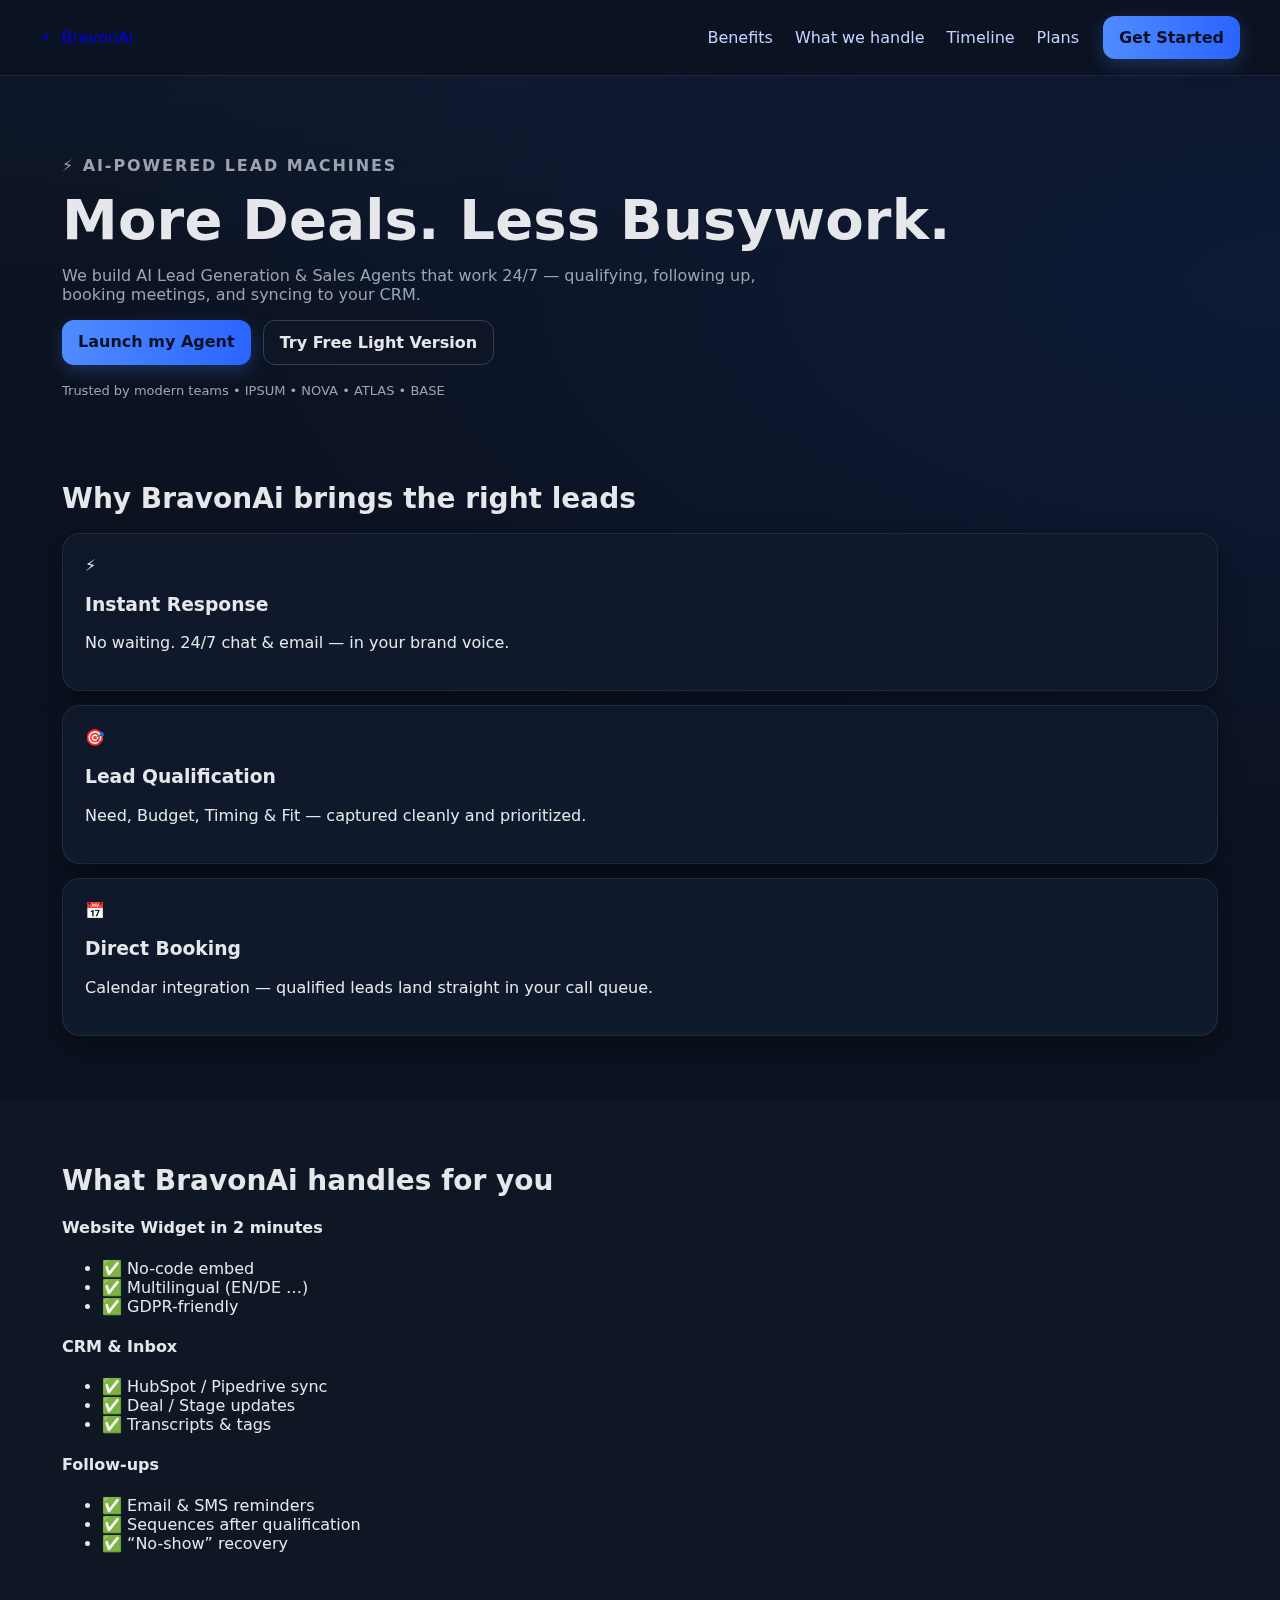
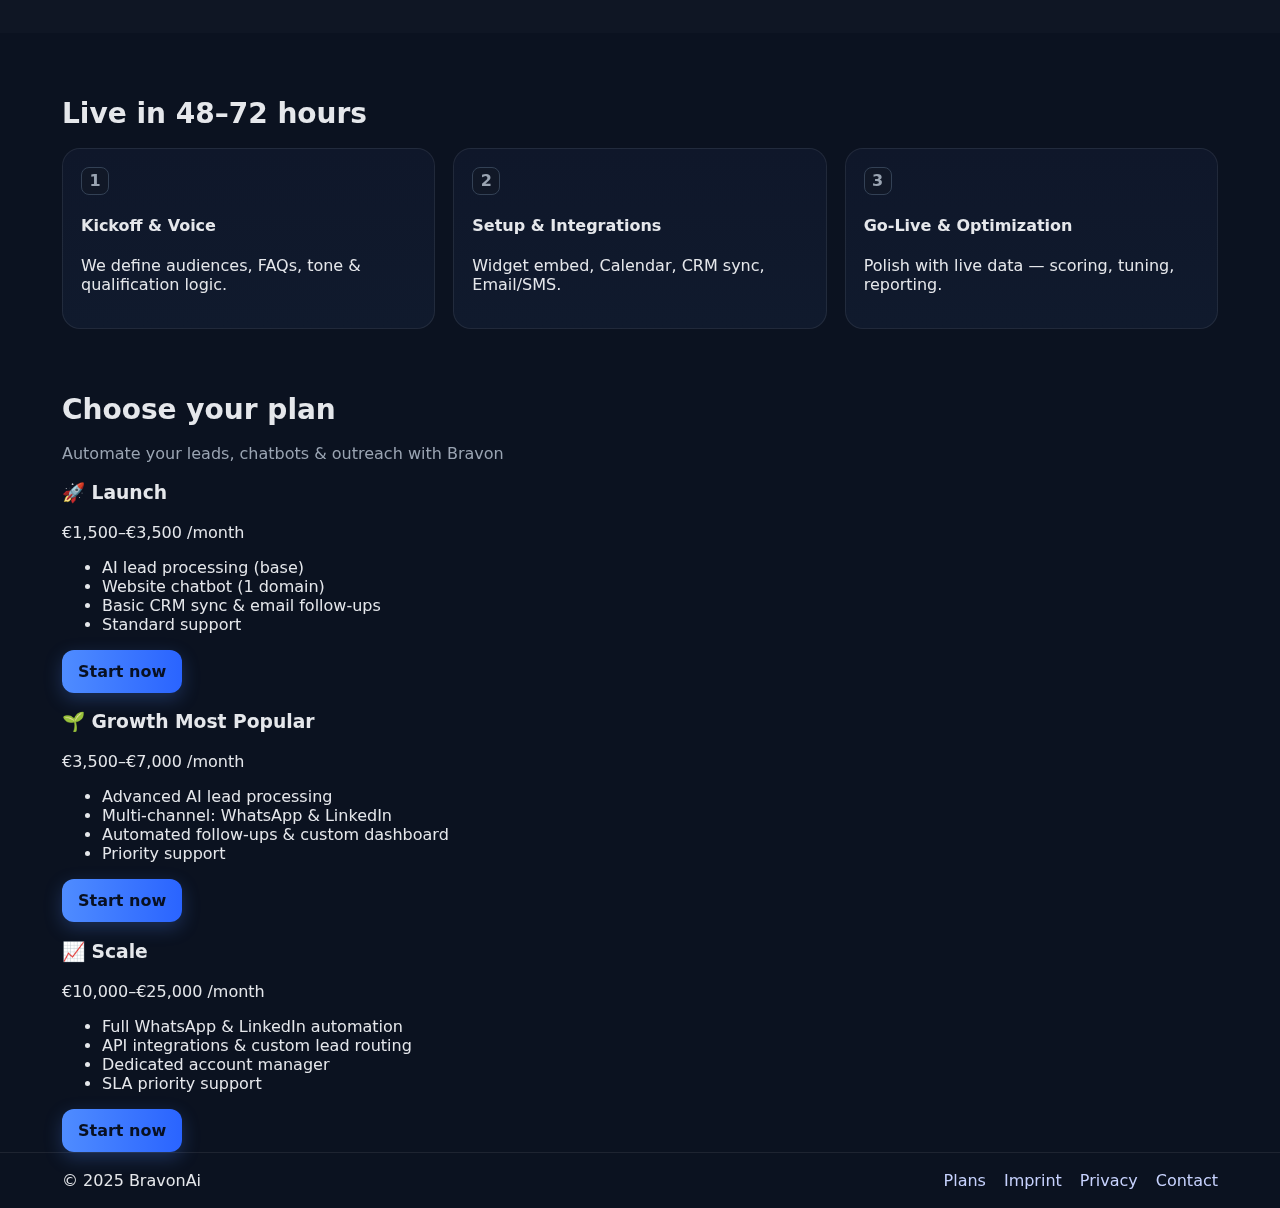
<file: index.html>
<!doctype html>
<html lang="en">
<head>
  <meta charset="utf-8" />
  <meta name="viewport" content="width=device-width, initial-scale=1" />
  <title>BravonAi — More Deals. Less Busywork.</title>

  <!-- Meta -->
  <meta name="description" content="We build AI Lead Generation & Sales Agents that qualify, follow up, book meetings and sync to your CRM. 24/7." />
  <meta name="robots" content="index,follow" />

  <!-- Fonts -->
  <link rel="preconnect" href="https://fonts.gstatic.com" crossorigin>
  <link rel="preconnect" href="https://fonts.googleapis.com">
  <link rel="preload" as="style" href="https://fonts.googleapis.com/css2?family=Inter:wght@400;600;800&display=swap">
  <link rel="stylesheet" href="https://fonts.googleapis.com/css2?family=Inter:wght@400;600;800&display=swap">

  <link rel="stylesheet" href="/styles.css?v=2025-09-15-3">
</head>
<body class="bg">
  <!-- NAV -->
  <header class="nav">
    <div class="container nav-inner">
      <a href="/" class="brand">
        <span class="brand-dot">⚡</span>
        <span class="brand-name">Bravon<span class="ai">Ai</span></span>
     </a>
      <nav class="links">
        <a href="#benefits">Benefits</a>
        <a href="#what-we-handle">What we handle</a>
        <a href="#timeline">Timeline</a>
        <a href="#plans">Plans</a>
      </nav>

      <div class="nav-cta">
        <a class="btn btn-primary" href="#get-started">Get Started</a>
      </div>
    </div>
  </header>

  <!-- HERO -->
  <section id="hero" class="hero">
  <div class="container">
    <p class="eyebrow">⚡ AI-POWERED LEAD MACHINES</p>
    <h1 class="h1">More Deals. Less Busywork.</h1>
    <p class="sub">
      We build AI Lead Generation & Sales Agents that work 24/7 — qualifying, following up, booking meetings, and syncing to your CRM.
    </p>

    <div class="hero-actions">
      <a class="btn btn-primary" href="https://www.bravon.it.com/demo-request?plan=launch">
        Launch my Agent
      </a>
      <a class="btn btn-ghost" href="https://www.bravon.it.com/demo-request?plan=launch">
        Try Free Light Version
      </a>
    </div>

    <div class="trust">
      Trusted by modern teams • IPSUM • NOVA • ATLAS • BASE
    </div>
  </div>
</section>


  <!-- BENEFITS -->
  <section id="benefits" class="section">
    <div class="container">
      <h2 class="h2">Why BravonAi brings the right leads</h2>
      <div class="cards">
        <div class="card">
          <div class="card-icon">⚡</div>
          <h3 class="card-title">Instant Response</h3>
          <p class="card-text">No waiting. 24/7 chat & email — in your brand voice.</p>
        </div>
        <div class="card">
          <div class="card-icon">🎯</div>
          <h3 class="card-title">Lead Qualification</h3>
          <p class="card-text">Need, Budget, Timing & Fit — captured cleanly and prioritized.</p>
        </div>
        <div class="card">
          <div class="card-icon">📅</div>
          <h3 class="card-title">Direct Booking</h3>
          <p class="card-text">Calendar integration — qualified leads land straight in your call queue.</p>
        </div>
      </div>
    </div>
  </section>

  <!-- WHAT WE HANDLE -->
  <section id="what-we-handle" class="section muted">
    <div class="container">
      <h2 class="h2">What BravonAi handles for you</h2>

      <div class="list">
        <div class="list-box">
          <h4>Website Widget in 2 minutes</h4>
          <ul>
            <li>✅ No-code embed</li>
            <li>✅ Multilingual (EN/DE …)</li>
            <li>✅ GDPR-friendly</li>
          </ul>
        </div>

        <div class="list-box">
          <h4>CRM & Inbox</h4>
          <ul>
            <li>✅ HubSpot / Pipedrive sync</li>
            <li>✅ Deal / Stage updates</li>
            <li>✅ Transcripts & tags</li>
          </ul>
        </div>

        <div class="list-box">
          <h4>Follow-ups</h4>
          <ul>
            <li>✅ Email & SMS reminders</li>
            <li>✅ Sequences after qualification</li>
            <li>✅ “No-show” recovery</li>
          </ul>
        </div>
      </div>
    </div>
  </section>

  <!-- TIMELINE -->
  <section id="timeline" class="section">
    <div class="container">
      <h2 class="h2">Live in 48–72 hours</h2>
      <div class="steps">
        <div class="step">
          <div class="step-num">1</div>
          <h4>Kickoff & Voice</h4>
          <p>We define audiences, FAQs, tone & qualification logic.</p>
        </div>
        <div class="step">
          <div class="step-num">2</div>
          <h4>Setup & Integrations</h4>
          <p>Widget embed, Calendar, CRM sync, Email/SMS.</p>
        </div>
        <div class="step">
          <div class="step-num">3</div>
          <h4>Go-Live & Optimization</h4>
          <p>Polish with live data — scoring, tuning, reporting.</p>
        </div>
      </div>
    </div>
  </section>

  <!-- PLANS -->
  <section id="plans" class="plans">
  <div class="container">
    <h2 class="h2">Choose your plan</h2>
    <p class="sub">Automate your leads, chatbots & outreach with Bravon</p>

    <div class="plans-grid">
      <!-- Launch -->
      <div class="plan-card">
        <h3>🚀 Launch</h3>
        <p class="price">€1,500–€3,500 /month</p>
        <ul>
          <li>AI lead processing (base)</li>
          <li>Website chatbot (1 domain)</li>
          <li>Basic CRM sync & email follow-ups</li>
          <li>Standard support</li>
        </ul>
        <a class="btn btn-primary" href="https://www.bravon.it.com/demo-request?plan=launch">
          Start now
        </a>
      </div>

      <!-- Growth -->
      <div class="plan-card popular">
        <h3>🌱 Growth <span class="badge">Most Popular</span></h3>
        <p class="price">€3,500–€7,000 /month</p>
        <ul>
          <li>Advanced AI lead processing</li>
          <li>Multi-channel: WhatsApp & LinkedIn</li>
          <li>Automated follow-ups & custom dashboard</li>
          <li>Priority support</li>
        </ul>
        <a class="btn btn-primary" href="https://www.bravon.it.com/demo-request?plan=growth">
          Start now
        </a>
      </div>

      <!-- Scale -->
      <div class="plan-card">
        <h3>📈 Scale</h3>
        <p class="price">€10,000–€25,000 /month</p>
        <ul>
          <li>Full WhatsApp & LinkedIn automation</li>
          <li>API integrations & custom lead routing</li>
          <li>Dedicated account manager</li>
          <li>SLA priority support</li>
        </ul>
        <a class="btn btn-primary" href="https://www.bravon.it.com/demo-request?plan=scale">
          Start now
        </a>
      </div>
    </div>
  </div>
</section>

  <!-- GET STARTED anchor (für Buttons) -->
  <div id="get-started"></div>

  <!-- FOOTER -->
  <footer class="footer">
    <div class="container footer-inner">
      <div>© 2025 BravonAi</div>
      <nav class="footer-links">
        <a href="#plans">Plans</a>
        <a href="imprint.html">Imprint</a>
        <a href="privacy.html">Privacy</a>
        <a href="mailto:info@bravon.it.com">Contact</a>
      </nav>
    </div>
  </footer>
</body>
</html>
</file>
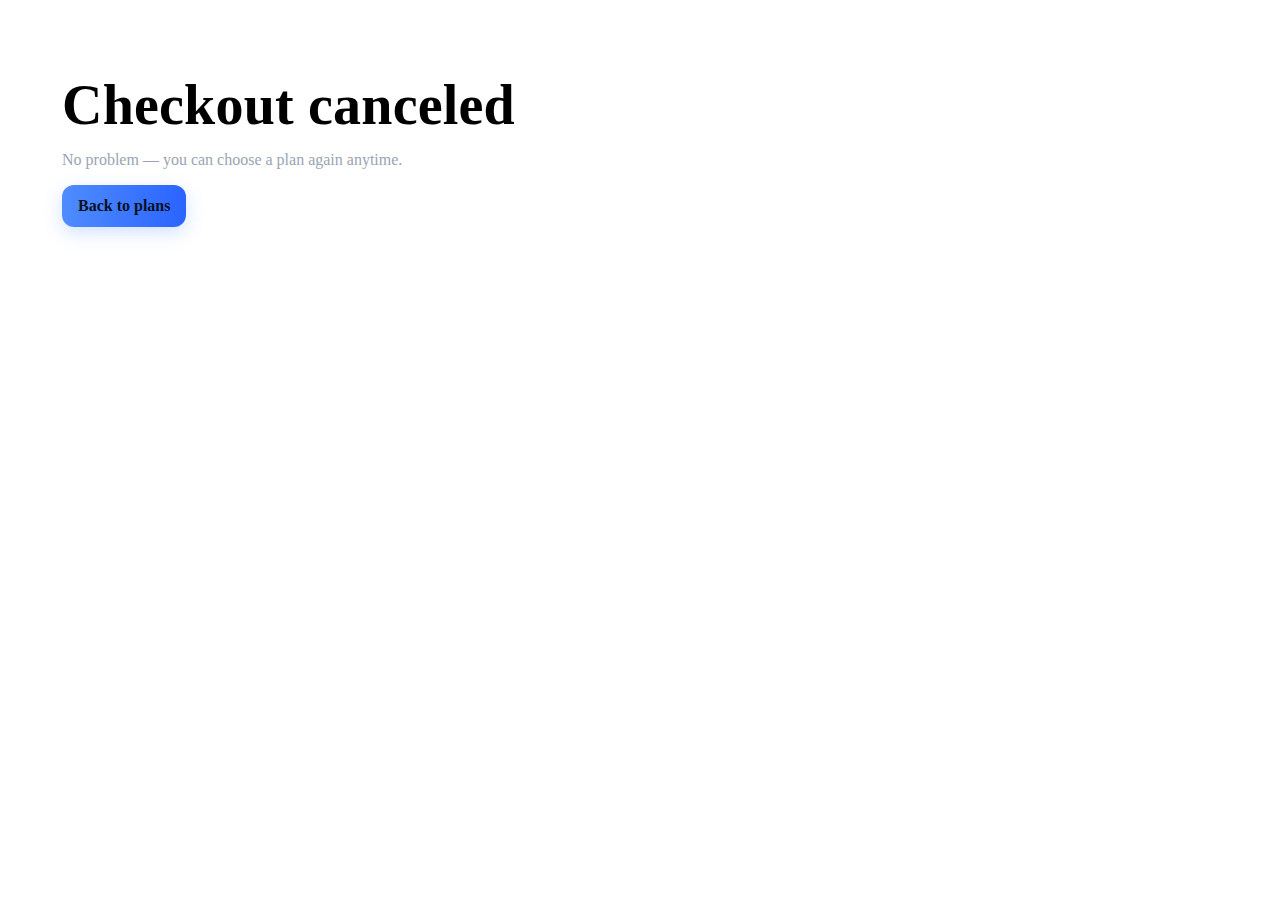
<file: cancel.html>
<!doctype html>
<html lang="en">
<head>
  <meta charset="utf-8">
  <meta name="viewport" content="width=device-width,initial-scale=1">
  <title>Checkout canceled — Bravon</title>
  <link rel="stylesheet" href="styles.css">
</head>
<body>
<section class="section">
  <div class="container">
    <h1 class="h1">Checkout canceled</h1>
    <p class="sub">No problem — you can choose a plan again anytime.</p>
    <a class="btn btn-primary" href="#plans">Back to plans</a>
  </div>
</section>
</body>
</html>
</file>
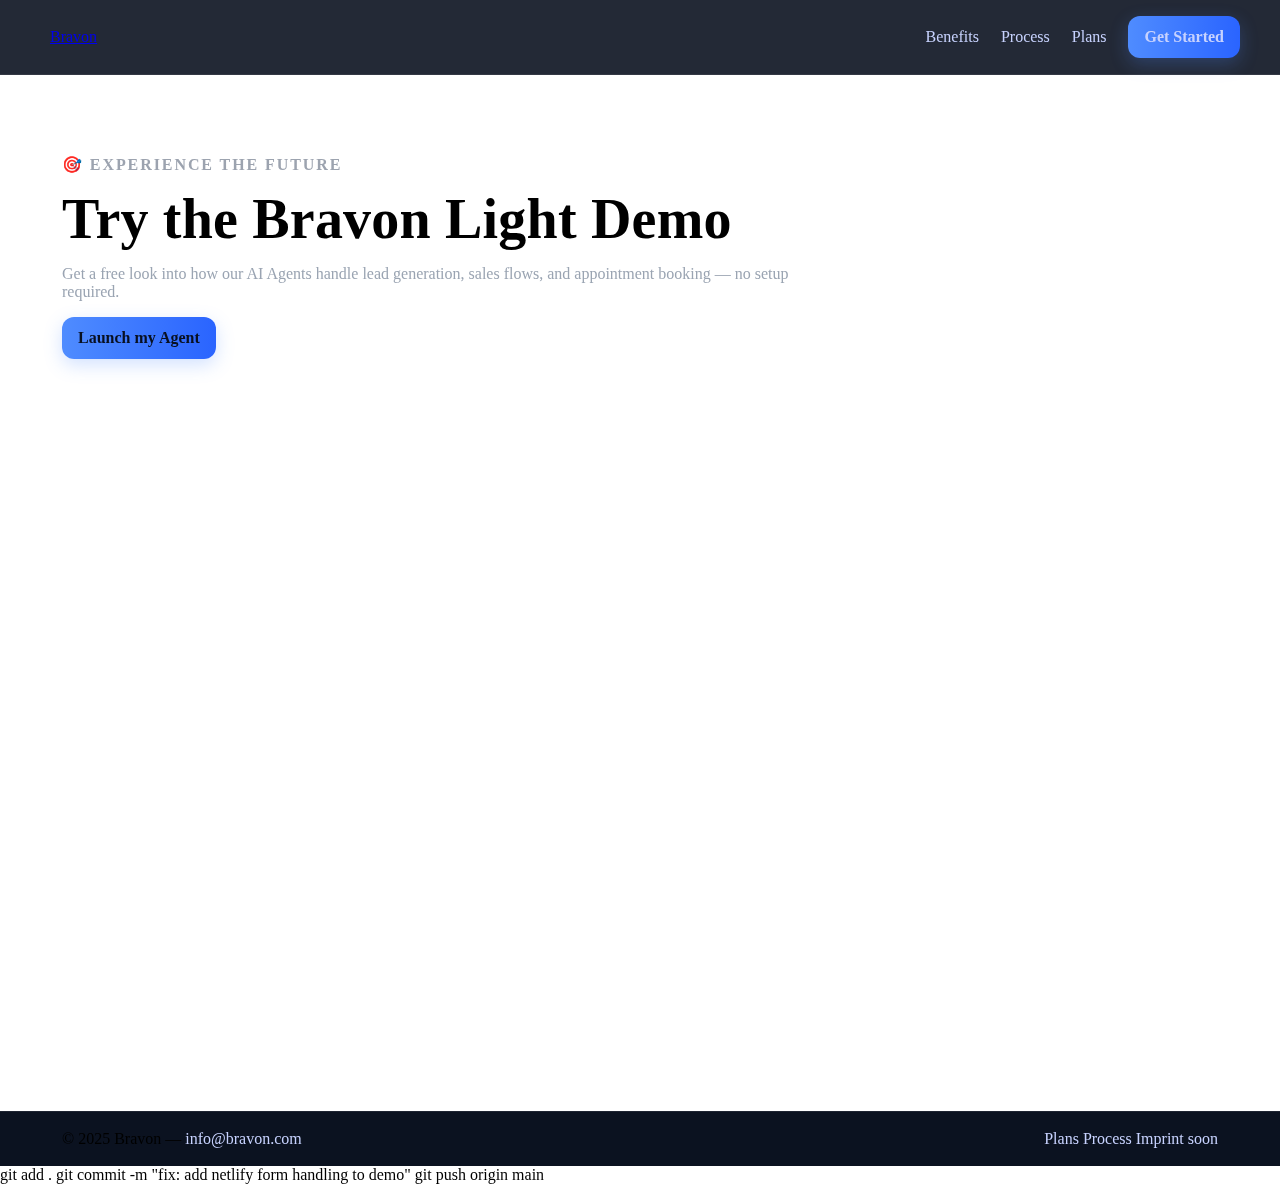
<file: demo light.html>
<!doctype html>
<html lang="en">
<head>
  <meta charset="utf-8"/>
  <meta name="viewport" content="width=device-width, initial-scale=1"/>
  <title>Try Bravon Light Demo</title>
  <meta name="description" content="Try the free Bravon Light Demo — see your AI Lead Agent in action. Fully functional preview, no setup required."/>
  <link rel="stylesheet" href="styles.css"/>
</head>
<body>
  <!-- NAV -->
  <header class="nav">
    <div class="container nav-inner">
      <div class="brand"><span class="dot"></span><a class="logo" href="index.html">Bravon</a></div>
      <nav class="links">
        <a href="index.html#benefits">Benefits</a>
        <a href="index.html#process">Process</a>
        <a href="index.html#pricing">Plans</a>
        <a href="index.html#signup" class="btn btn-primary small">Get Started</a>
      </nav>
    </div>
  </header>

  <!-- HERO -->
  <section class="hero">
    <div class="container">
      <p class="eyebrow">🎯 Experience the future</p>
      <h1 class="h1">Try the Bravon Light Demo</h1>
      <p class="sub">Get a free look into how our AI Agents handle lead generation, sales flows, and appointment booking — no setup required.</p>
      <div class="hero-buttons">
        <a href="index.html#signup" class="btn btn-primary">Launch my Agent</a>
      </div>
    </div>
  </section>

  <!-- DEMO IFRAME -->
  <section class="section">
    <div class="container center">
      <iframe src="https://dummy-bravon-agent-demo.com" width="100%" height="600" frameborder="0" style="border-radius: 12px;">
      </iframe>
    </div>
  </section>

  <!-- FOOTER -->
  <footer class="footer">
    <div class="container footer-inner">
      <div class="left">© 2025 Bravon — <a href="mailto:info@bravon.com">info@bravon.com</a></div>
      <div class="right">
        <a href="index.html#pricing">Plans</a>
        <a href="index.html#process">Process</a>
        <a href="#">Imprint soon</a>
      </div>
    </div>
  </footer>
</body>
</html>
git add .
git commit -m "fix: add netlify form handling to demo"
git push origin main
</file>
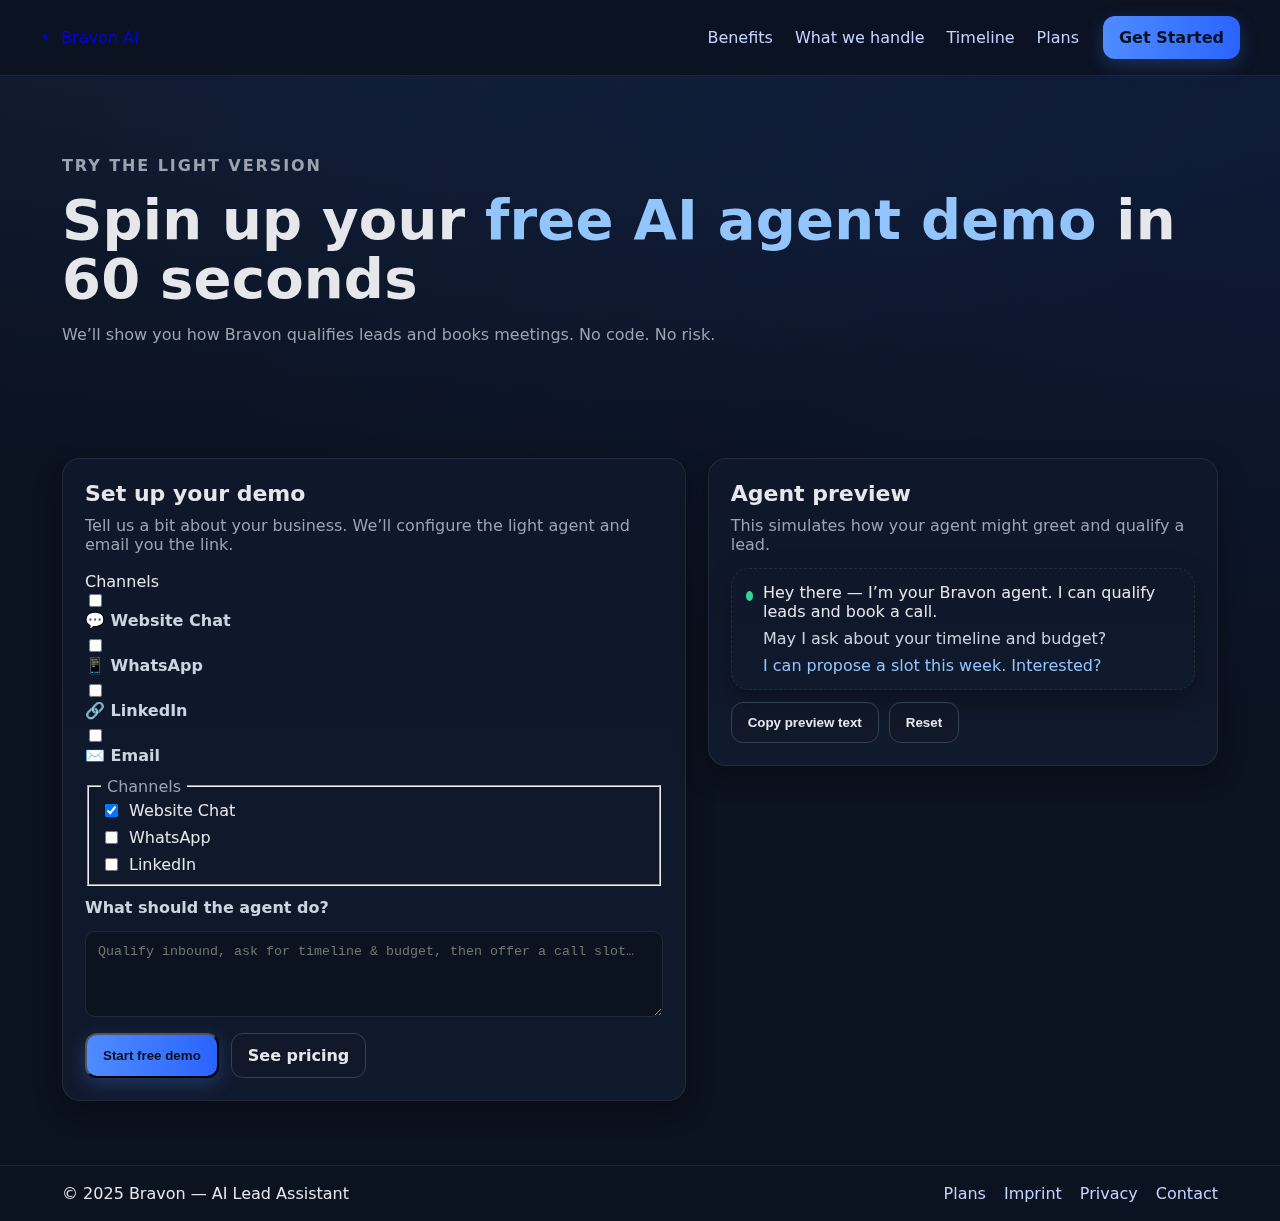
<file: demo-light.html>
<!doctype html>
<html lang="en">
<head>
  <meta charset="utf-8" />
  <meta name="viewport" content="width=device-width, initial-scale=1" />
  <title>Bravon – Free Light Demo</title>
  <meta name="description" content="Spin up a free light demo of your Bravon AI agent. No code, 60 seconds." />
  <link rel="stylesheet" href="styles.css" />
</head>
<body class="bg">
  <header class="nav">
    <div class="container nav-inner">
      <a href="/" class="brand"><span class="brand-dot">⚡</span><span class="brand-name">Bravon <span class="ai">AI</span></span></a>
      <nav class="links">
        <a href="/#benefits">Benefits</a>
        <a href="/#what-we-handle">What we handle</a>
        <a href="/#timeline">Timeline</a>
        <a href="/#plans">Plans</a>
      </nav>
      <div class="nav-cta">
        <a class="btn btn-primary" href="/#plans">Get Started</a>
      </div>
    </div>
  </header>

  <section class="hero">
    <div class="container">
      <p class="eyebrow">Try the Light Version</p>
      <h1 class="h1">Spin up your <span style="color:#93c5fd">free AI agent demo</span> in 60 seconds</h1>
      <p class="sub">We’ll show you how Bravon qualifies leads and books meetings. No code. No risk.</p>
    </div>
  </section>

  <section class="section">
    <div class="container" style="display:grid;grid-template-columns:1.1fr .9fr;gap:22px;">
      <!-- Netlify Form -->
      <div class="card" style="padding:22px;">
        <h2 style="margin:0 0 10px;font-size:22px">Set up your demo</h2>
        <p class="sub" style="margin:0 0 18px">Tell us a bit about your business. We’ll configure the light agent and email you the link.</p>

        <form name="bravon-demo" method="POST" data-netlify="true" action="/thanks.html" netlify-honeypot="bot-field">
          <input type="hidden" name="form-name" value="bravon-demo" />
          <input type="hidden" name="source" value="demo-page" />
          <p style="display:none"><label>Don’t fill this out: <input name="bot-field" /></label></p>

<label>Channels</label>
<div class="channel-group">
  <label class="channel-option">
    <input type="checkbox" name="channels" value="chat">
    <span>💬 Website Chat</span>
  </label>
  <label class="channel-option">
    <input type="checkbox" name="channels" value="whatsapp">
    <span>📱 WhatsApp</span>
  </label>
  <label class="channel-option">
    <input type="checkbox" name="channels" value="linkedin">
    <span>🔗 LinkedIn</span>
  </label>
  <label class="channel-option">
    <input type="checkbox" name="channels" value="email">
    <span>✉️ Email</span>
  </label>
</div>

          <fieldset class="fld" style="margin-top:12px">
            <legend style="padding:0 6px;color:#9aa4b2">Channels</legend>
            <label class="chk"><input type="checkbox" name="channel" value="Website Chat" checked /> Website Chat</label>
            <label class="chk"><input type="checkbox" name="channel" value="WhatsApp" /> WhatsApp</label>
            <label class="chk"><input type="checkbox" name="channel" value="LinkedIn" /> LinkedIn</label>
          </fieldset>

          <label class="fld" style="margin-top:12px">
            <span>What should the agent do?</span>
            <textarea name="instructions" rows="4" placeholder="Qualify inbound, ask for timeline & budget, then offer a call slot…"></textarea>
          </label>

          <div style="display:flex;gap:12px;margin-top:16px">
            <button type="submit" class="btn btn-primary">Start free demo</button>
            <a class="btn btn-ghost" href="/#plans">See pricing</a>
          </div>
        </form>
      </div>

      <!-- Preview card (nur Frontend) -->
      <div class="card" style="padding:22px;position:sticky;top:24px;height:max-content">
        <h2 style="margin:0 0 10px;font-size:22px">Agent preview</h2>
        <p class="sub" style="margin:0 0 14px">This simulates how your agent might greet and qualify a lead.</p>

        <div id="previewCard" class="card" style="padding:14px;border-style:dashed">
          <div style="display:flex;gap:10px;align-items:flex-start">
            <div style="width:10px;height:10px;border-radius:50%;background:#34d399;margin-top:8px"></div>
            <div>
              <p id="pvGreeting" style="margin:0 0 8px;color:#e5e7eb">Hey there — I’m your Bravon agent. I can qualify leads and book a call.</p>
              <p id="pvQual" style="margin:0 0 8px;color:#cbd5e1">May I ask about your timeline and budget?</p>
              <p id="pvCTA" style="margin:0;color:#93c5fd">I can propose a slot this week. Interested?</p>
            </div>
          </div>
        </div>

        <div style="display:flex;gap:10px;margin-top:12px">
          <button id="btnCopyText" class="btn btn-ghost">Copy preview text</button>
          <button id="btnReset" class="btn btn-ghost">Reset</button>
        </div>
      </div>
    </div>
  </section>

  <footer class="footer">
    <div class="container footer-inner">
      <div>© 2025 Bravon — AI Lead Assistant</div>
      <nav class="footer-links">
        <a href="/#plans">Plans</a>
        <a href="imprint.html">Imprint</a>
        <a href="privacy.html">Privacy</a>
        <a href="mailto:info@bravon.it.com">Contact</a>
      </nav>
    </div>
  </footer>

  <script>
    // Lightweight preview helper (purely client-side)
    function q(n){return document.querySelector(n)}
    function val(name){return q('[name="'+name+'"]')?.value?.trim()||""}
    function channels(){return [...document.querySelectorAll('input[name="channel"]:checked')].map(x=>x.value).join(' + ')}

    function buildPreview(){
      const name = val('name') || "there"
      const goal = val('goal') || "qualified demos"
      const vertical = val('vertical') || "B2B"
      const ch = channels() || "Website chat"
      const spec = (q('[name="instructions"]')?.value||"").trim()
      q('#pvGreeting').textContent = `Hey ${name} — I’m your Bravon agent 👋 I help you drive ${goal} via ${ch}.`
      q('#pvQual').textContent = `For ${vertical}, I’ll capture need, timing & budget in friendly steps${spec ? " — and follow your instruction: “"+spec.slice(0,120)+"”…" : "."}`
      q('#pvCTA').textContent = `Want me to propose a call slot once the fit looks good?`
    }

    ['name','goal','vertical','instructions'].forEach(n=>{
      const el = document.querySelector('[name="'+n+'"]')
      if(el) el.addEventListener('input', buildPreview)
    })
    document.addEventListener('change', e=>{
      if(e.target && e.target.name==='channel') buildPreview()
    })

    q('#btnReset').addEventListener('click', ()=>{
      q('#pvGreeting').textContent='Hey there — I’m your Bravon agent. I can qualify leads and book a call.'
      q('#pvQual').textContent='May I ask about your timeline and budget?'
      q('#pvCTA').textContent='I can propose a slot this week. Interested?'
    })
    q('#btnCopyText').addEventListener('click', async ()=>{
      const t=[q('#pvGreeting').textContent,q('#pvQual').textContent,q('#pvCTA').textContent].join('\n\n')
      try{await navigator.clipboard.writeText(t); alert('Preview copied ✅')}catch(e){alert('Copy failed')}
    })
  </script>

  <style>
    /* Small helpers local to the form */
    .grid-2{display:grid;grid-template-columns:1fr 1fr;gap:14px}
    .fld{display:flex;flex-direction:column;gap:8px}
    .fld input,.fld select,.fld textarea{
      background:#0b1220;border:1px solid #1f2937;border-radius:10px;padding:12px;color:#fff
    }
    .chk{display:inline-flex;gap:8px;align-items:center;margin-right:16px}
    @media (max-width: 900px){ .grid-2{grid-template-columns:1fr} }
  </style>
</body>
</html>
</file>
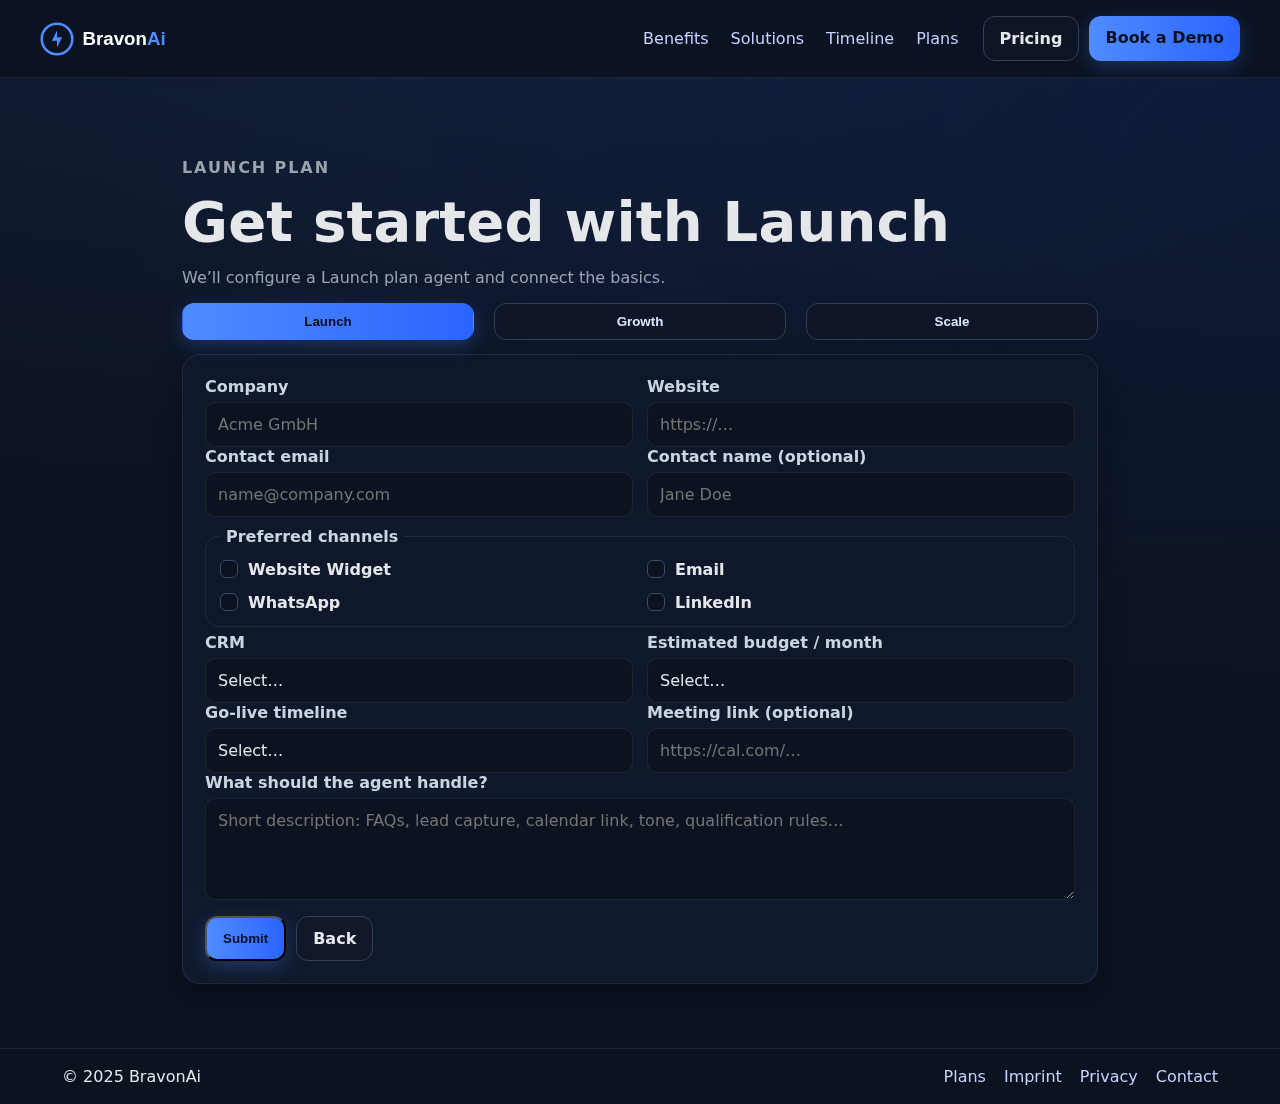
<file: demo-request.html>
<!doctype html>
<html lang="en">
<head>
  <meta charset="utf-8" />
  <meta name="viewport" content="width=device-width, initial-scale=1" />
  <title>BravonAi — Get Started</title>

  <meta name="robots" content="noindex,follow" />
  <link rel="preconnect" href="https://fonts.gstatic.com" crossorigin>
  <link rel="preconnect" href="https://fonts.googleapis.com">
  <link rel="stylesheet" href="https://fonts.googleapis.com/css2?family=Inter:wght@400;600;800&display=swap">
  <link rel="stylesheet" href="styles.css?v=2025-09-22-intake" />
</head>
<body class="bg">
  <header class="nav">
    <div class="container nav-inner">
      <a href="index.html" class="brand" aria-label="BravonAi Home">
        <img src="assets/assets/logo.svg" alt="BravonAi Logo" class="brand-logo" />
      </a>
      <nav class="links">
        <a href="index.html#benefits">Benefits</a>
        <a href="index.html#solutions">Solutions</a>
        <a href="index.html#timeline">Timeline</a>
        <a href="index.html#plans">Plans</a>
      </nav>
      <div class="nav-cta">
        <a class="btn btn-ghost" href="index.html#plans">Pricing</a>
        <a class="btn btn-primary" href="demo-request.html?plan=growth">Book a Demo</a>
      </div>
    </div>
  </header>

  <main class="section">
    <div class="container" style="max-width:960px">
      <p class="eyebrow" id="eyebrow">Get Started</p>
      <h1 class="h1" id="title">Request your BravonAi setup</h1>
      <p class="sub" id="subtitle">Tell us a few details and we’ll configure your BravonAi agent and integrations.</p>

      <!-- Plan Tabs (optional quick switch) -->
      <div class="plans-cards" style="grid-template-columns:repeat(3,1fr); margin:14px 0 8px">
        <button class="plan-tab" data-plan="launch">Launch</button>
        <button class="plan-tab" data-plan="growth">Growth</button>
        <button class="plan-tab" data-plan="scale">Scale</button>
      </div>

      <!-- Netlify-ready form; works auch ohne Netlify -->
      <form class="form card" id="intake" name="bravon-intake" method="POST" data-netlify="true" action="success.html">
        <input type="hidden" name="form-name" value="bravon-intake">
        <input type="hidden" name="plan" id="planField" value="launch">
        <!-- Honeypot -->
        <input type="text" name="company_url" style="position:absolute;left:-9999px;" tabindex="-1" autocomplete="off">

        <div class="grid-2">
          <label>
            <span>Company</span>
            <input required name="company" type="text" placeholder="Acme GmbH">
          </label>
          <label>
            <span>Website</span>
            <input required name="website" type="url" placeholder="https://…">
          </label>
        </div>

        <div class="grid-2">
          <label>
            <span>Contact email</span>
            <input required name="email" type="email" placeholder="name@company.com">
          </label>
          <label>
            <span>Contact name (optional)</span>
            <input name="name" type="text" placeholder="Jane Doe">
          </label>
        </div>

        <fieldset class="fieldset">
          <legend>Preferred channels</legend>
          <div class="grid-2">
            <label class="check"><input type="checkbox" name="channels" value="Website"> <i></i> Website Widget</label>
            <label class="check"><input type="checkbox" name="channels" value="Email"> <i></i> Email</label>
            <label class="check"><input type="checkbox" name="channels" value="WhatsApp"> <i></i> WhatsApp</label>
            <label class="check"><input type="checkbox" name="channels" value="LinkedIn"> <i></i> LinkedIn</label>
          </div>
        </fieldset>

        <div class="grid-2">
          <label>
            <span>CRM</span>
            <select name="crm">
              <option value="">Select…</option>
              <option>HubSpot</option>
              <option>Pipedrive</option>
              <option>Salesforce</option>
              <option>None / Other</option>
            </select>
          </label>
          <label>
            <span>Estimated budget / month</span>
            <select name="budget">
              <option value="">Select…</option>
              <option>€1,500–€3,500</option>
              <option>€3,500–€7,000</option>
              <option>€10,000–€25,000</option>
              <option>Undecided</option>
            </select>
          </label>
        </div>

        <div class="grid-2">
          <label>
            <span>Go-live timeline</span>
            <select name="timeline">
              <option value="">Select…</option>
              <option>ASAP (this week)</option>
              <option>Within 2 weeks</option>
              <option>This month</option>
              <option>Later</option>
            </select>
          </label>
          <label>
            <span>Meeting link (optional)</span>
            <input name="calendar" type="url" placeholder="https://cal.com/…">
          </label>
        </div>

        <label>
          <span>What should the agent handle?</span>
          <textarea name="scope" rows="4" placeholder="Short description: FAQs, lead capture, calendar link, tone, qualification rules…"></textarea>
        </label>

        <div class="actions">
          <button class="btn btn-primary">Submit</button>
          <a class="btn btn-ghost" href="index.html">Back</a>
        </div>
      </form>
    </div>
  </main>

  <footer class="footer">
    <div class="container footer-inner">
      <div>© 2025 BravonAi</div>
      <nav class="footer-links">
        <a href="index.html#plans">Plans</a>
        <a href="imprint.html">Imprint</a>
        <a href="privacy.html">Privacy</a>
        <a href="mailto:info@bravon.it.com">Contact</a>
      </nav>
    </div>
  </footer>

  <script>
    // Plan aus URL übernehmen + UI textlich anpassen
    const qs = new URLSearchParams(location.search);
    const plan = (qs.get('plan') || 'launch').toLowerCase();
    const map = {
      launch: {
        title: 'Get started with Launch',
        sub: 'We’ll configure a Launch plan agent and connect the basics.'
      },
      growth: {
        title: 'Scale with Growth',
        sub: 'Multi-channel outreach, deeper CRM sync, custom dashboard.'
      },
      scale: {
        title: 'Enterprise Scale',
        sub: 'Full automation, API integrations, routing and dedicated manager.'
      }
    };
    const cfg = map[plan] || map.launch;
    document.getElementById('title').textContent = cfg.title;
    document.getElementById('subtitle').textContent = cfg.sub;
    document.getElementById('eyebrow').textContent = plan.charAt(0).toUpperCase()+plan.slice(1) + ' plan';
    document.getElementById('planField').value = plan;

    // Tabs
    document.querySelectorAll('.plan-tab').forEach(btn=>{
      if(btn.dataset.plan===plan) btn.classList.add('active');
      btn.addEventListener('click', ()=>{
        location.href = `demo-request.html?plan=${btn.dataset.plan}`;
      });
    });
  </script>
</body>
</html>
</file>
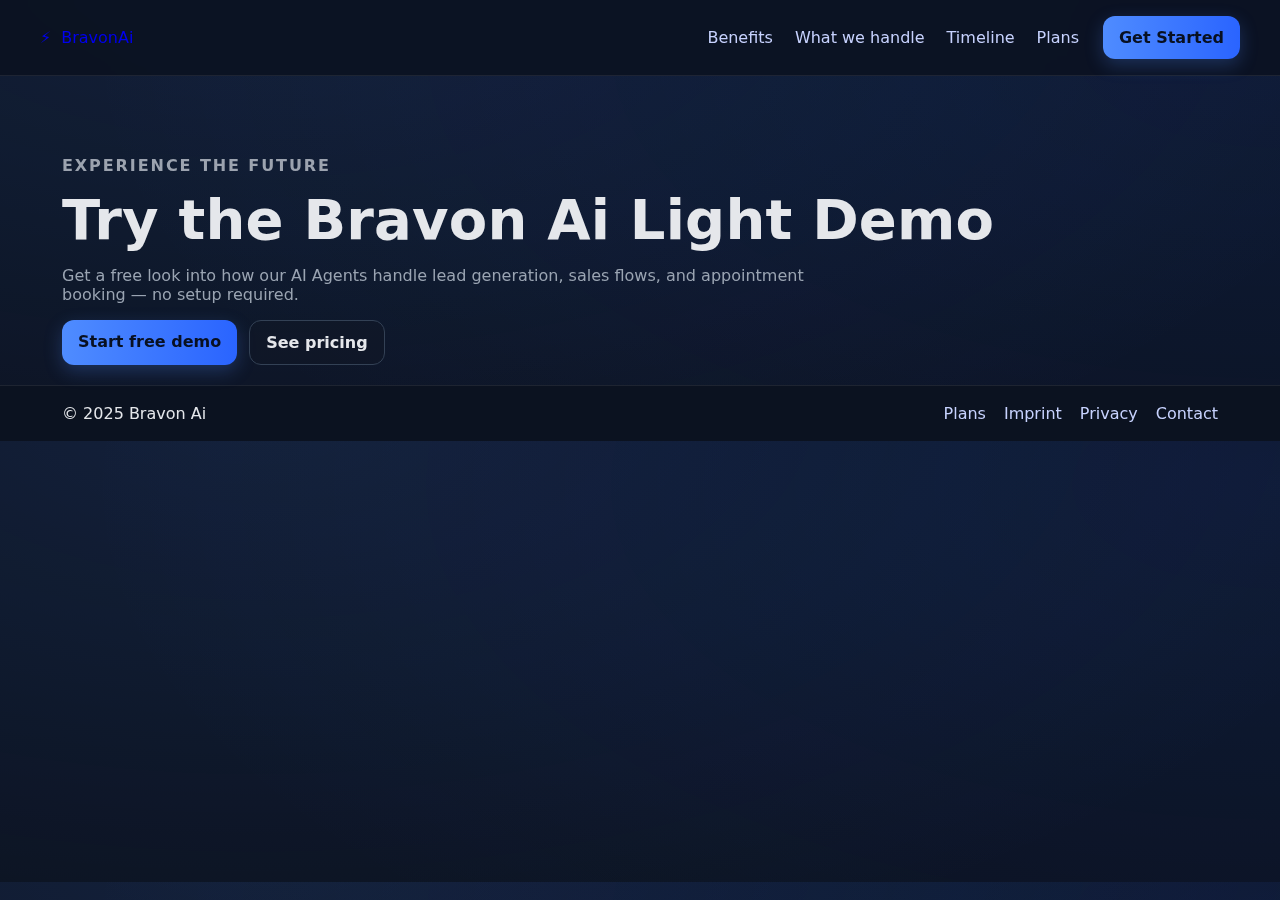
<file: demo.html>
<!doctype html>
<html lang="en">
<head>
  <meta charset="utf-8" />
  <meta name="viewport" content="width=device-width, initial-scale=1" />
  <title>Bravon Ai – Free Demo</title>
  <meta name="description" content="Get a free look into how Bravon Ai handles lead gen, sales flows & booking — no setup required." />
  <link rel="stylesheet" href="styles.css" />
</head>
<body class="bg">
  <header class="nav">
    <div class="container nav-inner">
      <a href="/" class="brand"><span class="brand-dot">⚡</span><span class="brand-name">Bravon<span class="ai">Ai</span></span></a>
      <nav class="links">
        <a href="/#benefits">Benefits</a>
        <a href="/#what-we-handle">What we handle</a>
        <a href="/#timeline">Timeline</a>
        <a href="/#plans">Plans</a>
      </nav>
      <div class="nav-cta">
        <a class="btn btn-primary" href="/#plans">Get Started</a>
      </div>
    </div>
  </header>

  <section class="hero">
    <div class="container">
      <p class="eyebrow">Experience the future</p>
      <h1 class="h1">Try the Bravon Ai Light Demo</h1>
      <p class="sub">Get a free look into how our AI Agents handle lead generation, sales flows, and appointment booking — no setup required.</p>
      <div class="hero-actions">
        <a class="btn btn-primary" href="demo-light.html">Start free demo</a>
        <a class="btn btn-ghost" href="/#plans">See pricing</a>
      </div>
    </div>
  </section>

  <footer class="footer">
    <div class="container footer-inner">
      <div>© 2025 Bravon Ai</div>
      <nav class="footer-links">
        <a href="/#plans">Plans</a>
        <a href="imprint.html">Imprint</a>
        <a href="privacy.html">Privacy</a>
        <a href="mailto:info@bravon.it.com">Contact</a>
      </nav>
    </div>
  </footer>
</body>
</html>
</file>
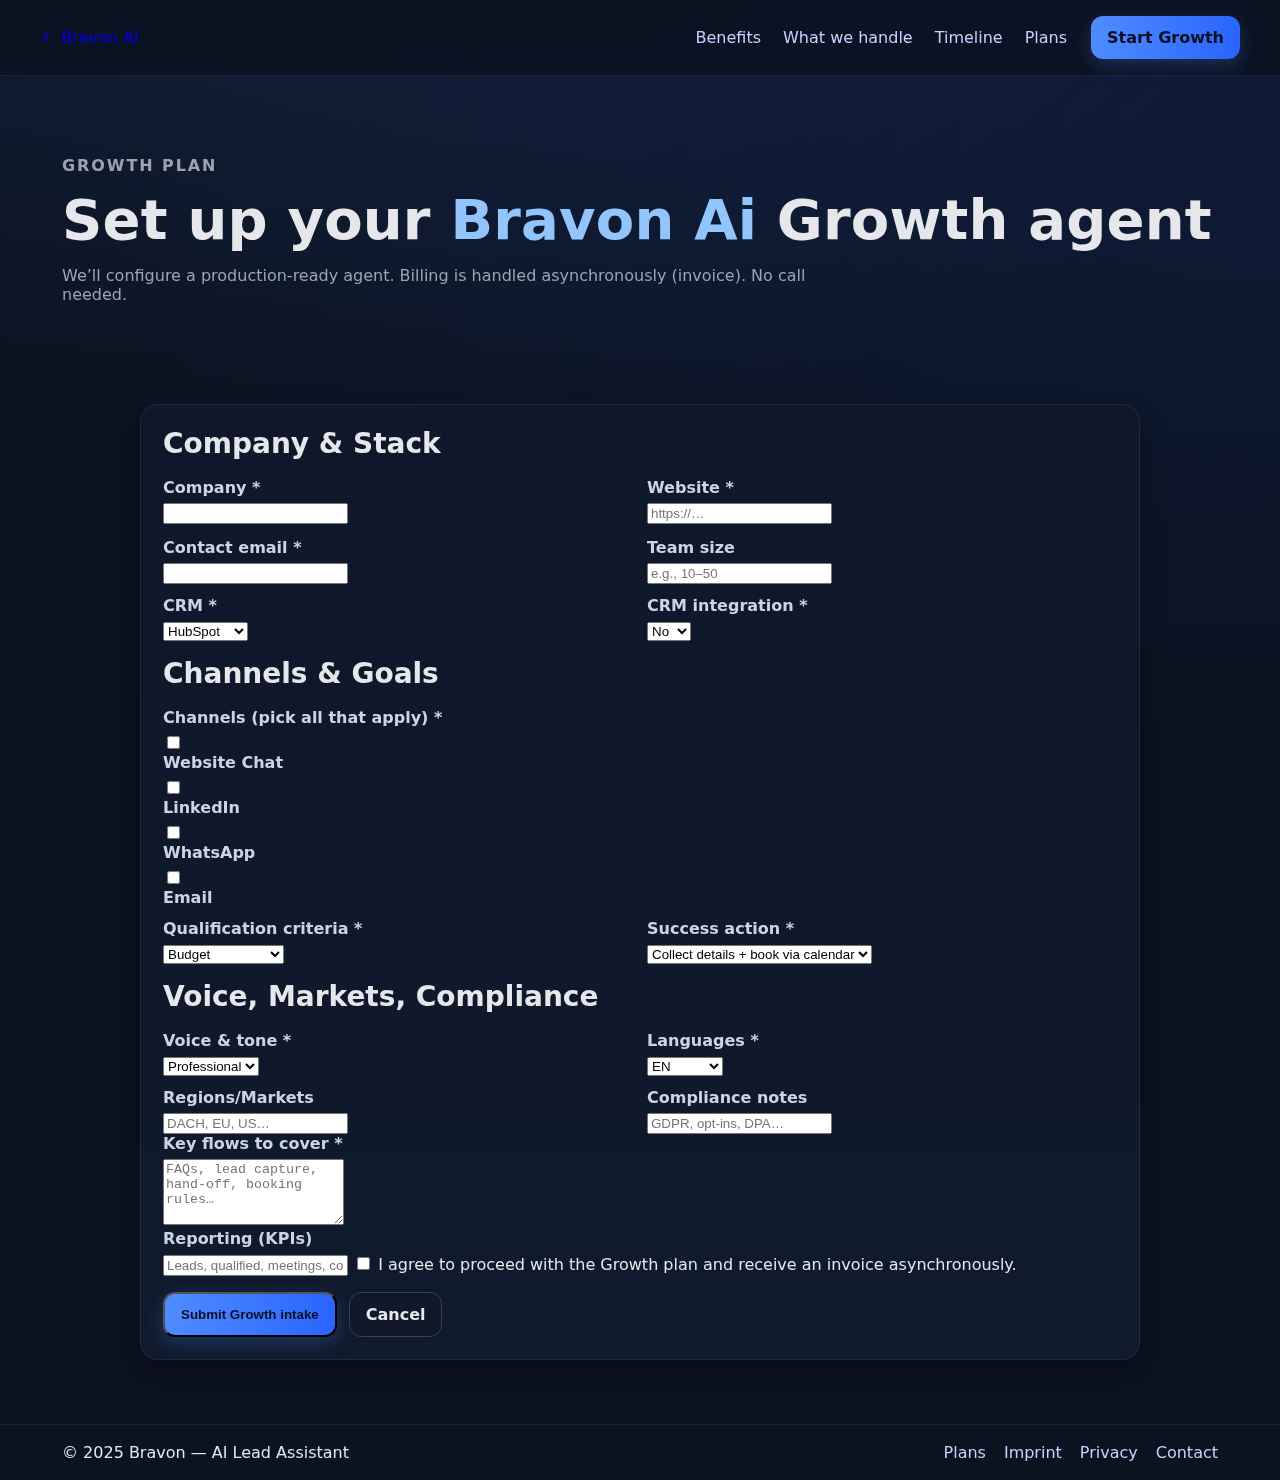
<file: growth-intake.html>
<!doctype html>
<html lang="en">
<head>
  <meta charset="utf-8" />
  <meta name="viewport" content="width=device-width, initial-scale=1" />
  <title>Bravon – Growth Agent Intake</title>
  <meta name="description" content="Provide details for your Bravon Ai Growth agent. No calls – we build async.">
  <link rel="stylesheet" href="styles.css" />
</head>
<body class="bg">
  <header class="nav">
    <div class="container nav-inner">
      <a href="/" class="brand"><span class="brand-dot">⚡</span><span class="brand-name">Bravon <span class="ai">AI</span></span></a>
      <nav class="links">
        <a href="/#benefits">Benefits</a><a href="/#what-we-handle">What we handle</a><a href="/#timeline">Timeline</a><a href="/#plans">Plans</a>
      </nav>
      <div class="nav-cta"><a class="btn btn-primary" href="growth-intake.html">Start Growth</a></div>
    </div>
  </header>

  <section class="hero">
    <div class="container">
      <p class="eyebrow">Growth plan</p>
      <h1 class="h1">Set up your <span style="color:#93c5fd">Bravon Ai</span> Growth agent</h1>
      <p class="sub">We’ll configure a production-ready agent. Billing is handled asynchronously (invoice). No call needed.</p>
    </div>
  </section>

  <section class="section">
    <div class="container">
      <div class="card" style="padding:22px;max-width:1000px;margin:0 auto;">
        <form name="growth-intake" method="POST" data-netlify="true" action="/thanks.html" netlify-honeypot="bot-field">
          <input type="hidden" name="form-name" value="growth-intake" />
          <input type="hidden" name="source" value="growth-intake-page" />
          <p style="display:none"><label>Don’t fill this out: <input name="bot-field" /></label></p>

          <h3 class="h2">Company & Stack</h3>
          <div class="grid-2">
            <label class="fld"><span>Company *</span><input name="company" required /></label>
            <label class="fld"><span>Website *</span><input type="url" name="website" required placeholder="https://…" /></label>
            <label class="fld"><span>Contact email *</span><input type="email" name="email" required /></label>
            <label class="fld"><span>Team size</span><input name="team_size" placeholder="e.g., 10–50" /></label>
          </div>

          <div class="grid-2" style="margin-top:12px">
            <label class="fld">
              <span>CRM *</span>
              <select name="crm" required>
                <option>HubSpot</option><option>Salesforce</option><option>Pipedrive</option>
                <option>None</option><option>Other</option>
              </select>
            </label>
            <label class="fld">
              <span>CRM integration *</span>
              <select name="crm_integration" required>
                <option>Yes</option><option selected>No</option>
              </select>
            </label>
          </div>

          <h3 class="h2" style="margin-top:16px">Channels & Goals</h3>
          <label class="fld">
            <span>Channels (pick all that apply) *</span>
            <div class="channel-group">
              <label class="channel-option"><input type="checkbox" name="channels" value="Website Chat" /><span>Website Chat</span></label>
              <label class="channel-option"><input type="checkbox" name="channels" value="LinkedIn" /><span>LinkedIn</span></label>
              <label class="channel-option"><input type="checkbox" name="channels" value="WhatsApp" /><span>WhatsApp</span></label>
              <label class="channel-option"><input type="checkbox" name="channels" value="Email" /><span>Email</span></label>
            </div>
          </label>

          <div class="grid-2" style="margin-top:12px">
            <label class="fld">
              <span>Qualification criteria *</span>
              <select name="criteria" required>
                <option>Budget</option><option>Timeline</option><option>Need / Use case</option>
                <option>Decision maker</option><option>All of the above</option>
              </select>
            </label>
            <label class="fld">
              <span>Success action *</span>
              <select name="success_action" required>
                <option>Offer call slot</option>
                <option selected>Collect details + book via calendar</option>
                <option>Push to CRM + notify sales</option>
              </select>
            </label>
          </div>

          <h3 class="h2" style="margin-top:16px">Voice, Markets, Compliance</h3>
          <div class="grid-2">
            <label class="fld"><span>Voice & tone *</span>
              <select name="tone" required>
                <option>Professional</option><option>Friendly</option><option>Direct</option><option>Tech-savvy</option>
              </select>
            </label>
            <label class="fld"><span>Languages *</span>
              <select name="languages" required>
                <option>EN</option><option>DE</option><option>EN & DE</option><option>Other</option>
              </select>
            </label>
          </div>

          <div class="grid-2" style="margin-top:12px">
            <label class="fld"><span>Regions/Markets</span><input name="regions" placeholder="DACH, EU, US…" /></label>
            <label class="fld"><span>Compliance notes</span><input name="compliance" placeholder="GDPR, opt-ins, DPA…" /></label>
          </div>

          <label class="fld" style="margin-top:12px">
            <span>Key flows to cover *</span>
            <textarea name="flows" rows="4" required placeholder="FAQs, lead capture, hand-off, booking rules…"></textarea>
          </label>

          <label class="fld" style="margin-top:12px">
            <span>Reporting (KPIs)</span>
            <input name="kpis" placeholder="Leads, qualified, meetings, conversion…" />
          </label>

          <label class="chk" style="margin-top:16px">
            <input type="checkbox" name="billing_ok" required />
            I agree to proceed with the Growth plan and receive an invoice asynchronously.
          </label>

          <div style="display:flex;gap:12px;margin-top:16px">
            <button type="submit" class="btn btn-primary">Submit Growth intake</button>
            <a class="btn btn-ghost" href="/">Cancel</a>
          </div>
        </form>
      </div>
    </div>
  </section>

  <footer class="footer">
    <div class="container footer-inner">
      <div>© 2025 Bravon — AI Lead Assistant</div>
      <nav class="footer-links">
        <a href="/#plans">Plans</a><a href="imprint.html">Imprint</a><a href="privacy.html">Privacy</a>
        <a href="mailto:info@bravon.it.com">Contact</a>
      </nav>
    </div>
  </footer>
</body>
</html>
</file>
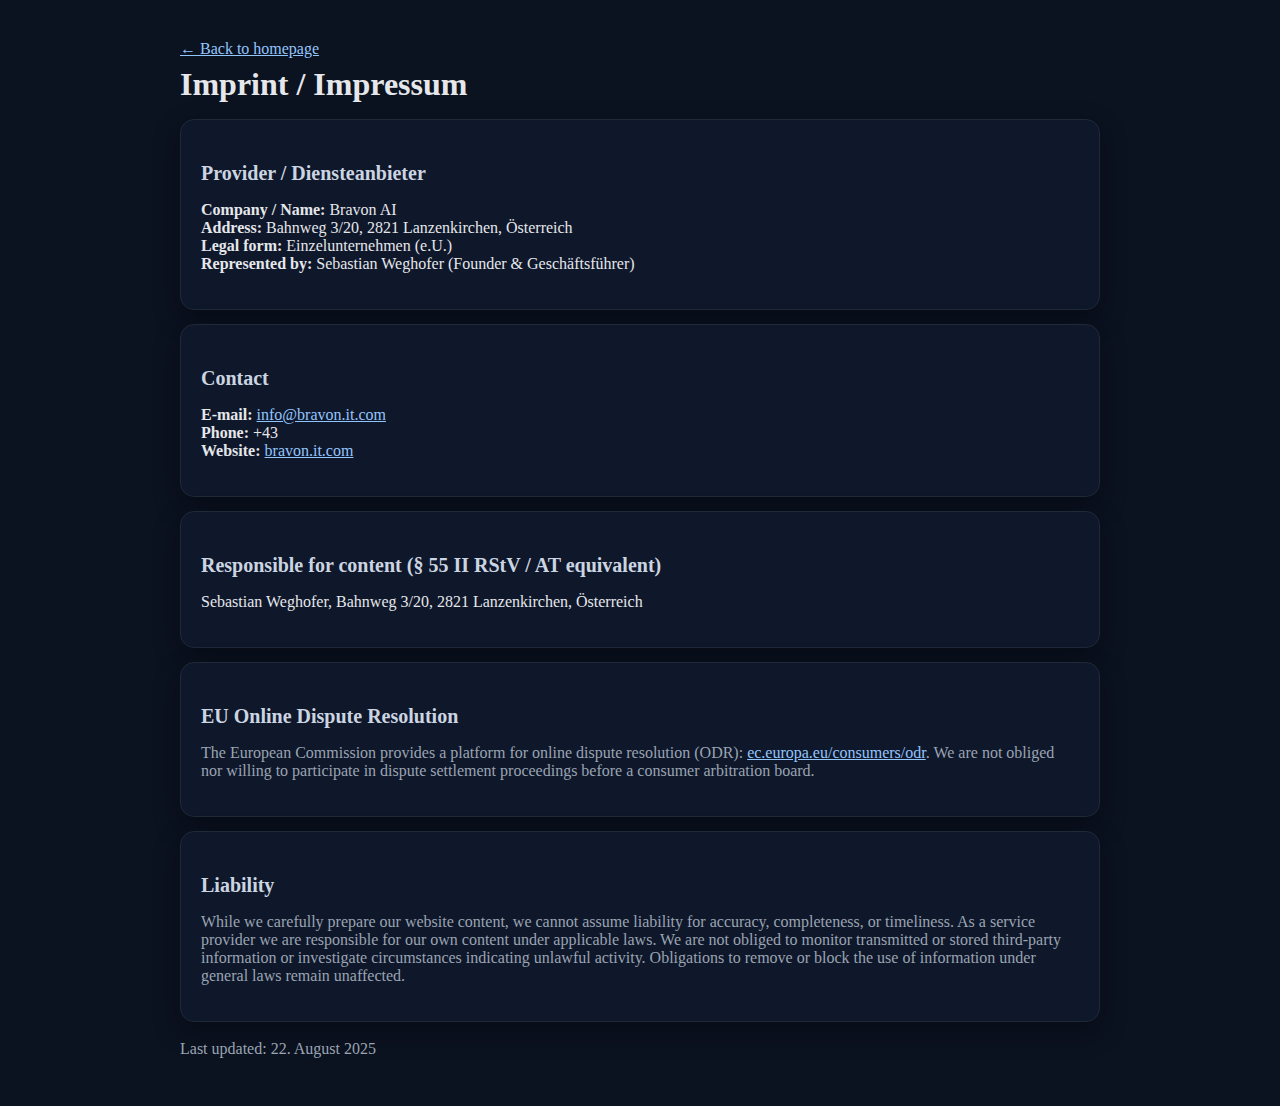
<file: imprint.html>
<!doctype html>
<html lang="en">
<head>
  <meta charset="utf-8" />
  <meta name="viewport" content="width=device-width, initial-scale=1" />
  <title>Imprint • Bravon AI</title>
  <meta name="description" content="Imprint / Impressum of Bravon AI." />
  <link rel="stylesheet" href="styles.css" />
  <style>
    body{background:#0b1220;color:#e5e7eb}
    .wrap{max-width:960px;margin:0 auto;padding:32px 20px}
    a{color:#93c5fd}
    h1{font-size:32px;margin:8px 0 16px}
    h2{font-size:20px;margin:22px 0 8px;color:#cbd5e1}
    .card{background:#0f172a;border:1px solid #1f2937;border-radius:14px;padding:20px;margin-top:14px}
    .muted{color:#9aa4b2}
    .back{display:inline-block;margin-top:8px}
  </style>
</head>
<body>
  <div class="wrap">
    <a class="back" href="/">← Back to homepage</a>
    <h1>Imprint / Impressum</h1>

    <div class="card">
      <h2>Provider / Diensteanbieter</h2>
      <p>
        <strong>Company / Name:</strong> Bravon AI<br/>
        <strong>Address:</strong> Bahnweg 3/20, 2821 Lanzenkirchen, Österreich<br/>
        <strong>Legal form:</strong> Einzelunternehmen (e.U.)<br/>
        <strong>Represented by:</strong> Sebastian Weghofer (Founder & Geschäftsführer)
      </p>
    </div>

    <div class="card">
      <h2>Contact</h2>
      <p>
        <strong>E-mail:</strong> <a href="mailto:info@bravon.it.com">info@bravon.it.com</a><br/>
        <strong>Phone:</strong> +43 <!-- Falls vorhanden, sonst leer lassen --><br/>
        <strong>Website:</strong> <a href="https://bravon.it.com">bravon.it.com</a>
      </p>
    </div>

    <div class="card">
      <h2>Responsible for content (§ 55 II RStV / AT equivalent)</h2>
      <p>Sebastian Weghofer, Bahnweg 3/20, 2821 Lanzenkirchen, Österreich</p>
    </div>

    <div class="card">
      <h2>EU Online Dispute Resolution</h2>
      <p class="muted">
        The European Commission provides a platform for online dispute resolution (ODR): 
        <a href="https://ec.europa.eu/consumers/odr">ec.europa.eu/consumers/odr</a>.
        We are not obliged nor willing to participate in dispute settlement proceedings before a consumer arbitration board.
      </p>
    </div>

    <div class="card">
      <h2>Liability</h2>
      <p class="muted">
        While we carefully prepare our website content, we cannot assume liability for accuracy, completeness, or timeliness.
        As a service provider we are responsible for our own content under applicable laws. We are not obliged to monitor
        transmitted or stored third-party information or investigate circumstances indicating unlawful activity. Obligations
        to remove or block the use of information under general laws remain unaffected.
      </p>
    </div>

    <p class="muted" style="margin-top:18px">Last updated: 22. August 2025</p>
  </div>
</body>
</html>
</file>
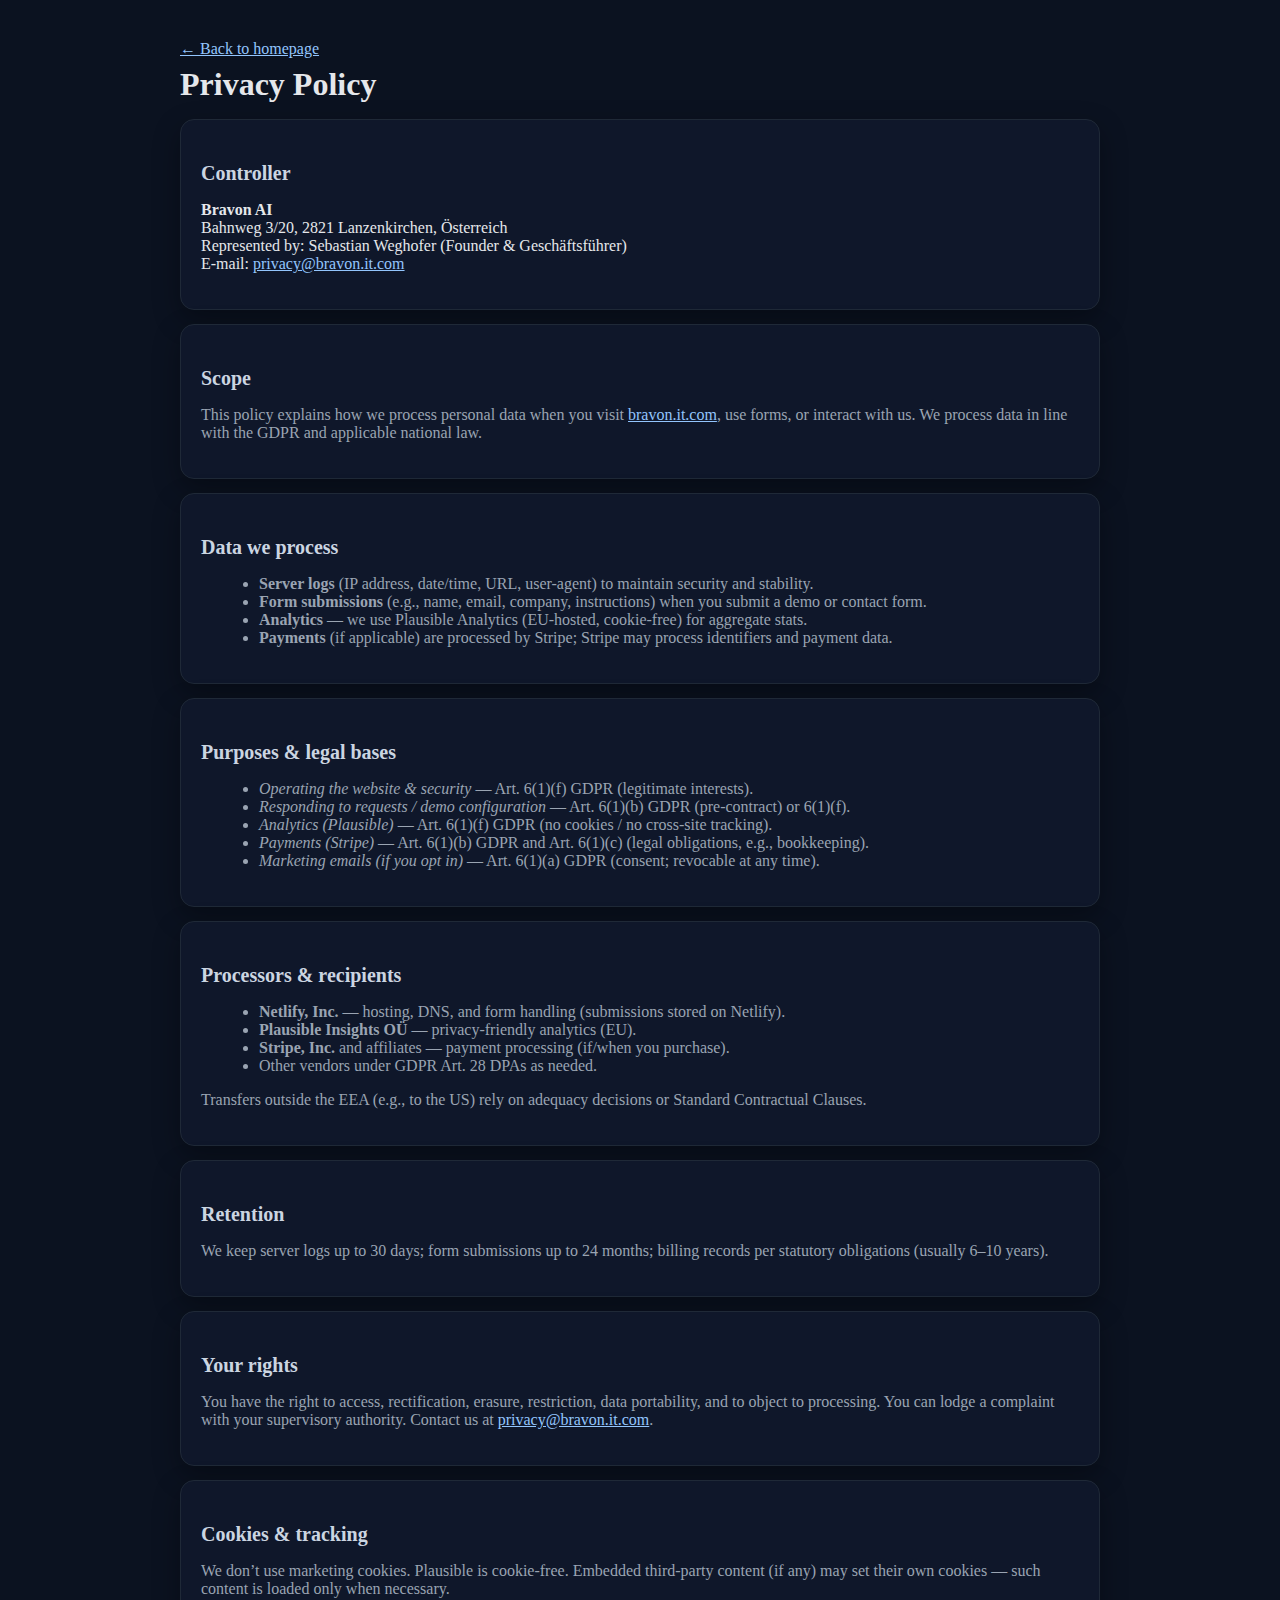
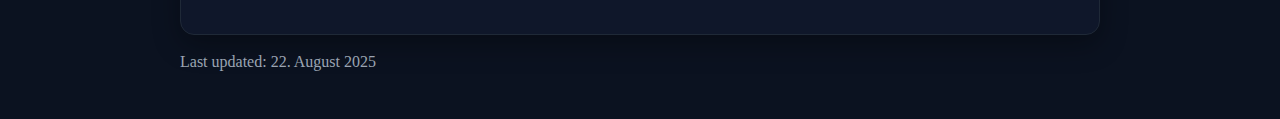
<file: privacy.html>
<!doctype html>
<html lang="en">
<head>
  <meta charset="utf-8" />
  <meta name="viewport" content="width=device-width, initial-scale=1" />
  <title>Privacy Policy • Bravon AI</title>
  <!-- Canonical -->
<link rel="canonical" href="https://bravon.it.com/" />

<!-- Meta -->
<meta name="description" content="Bravon builds AI Lead Generation & Sales Agents that qualify, follow up and book meetings — synced to your CRM." />
<meta name="robots" content="index,follow" />

<!-- Open Graph -->
<meta property="og:type" content="website" />
<meta property="og:site_name" content="Bravon AI" />
<meta property="og:title" content="More Deals. Less Busywork. | Bravon AI" />
<meta property="og:description" content="AI agents that qualify leads, follow up, and book meetings — 24/7." />
<meta property="og:url" content="https://bravon.it.com/" />
<meta property="og:image" content="https://bravon.it.com/assets/og-cover.jpg" />

<!-- Twitter -->
<meta name="twitter:card" content="summary_large_image" />
<meta name="twitter:title" content="More Deals. Less Busywork. | Bravon AI" />
<meta name="twitter:description" content="AI agents that qualify leads, follow up, and book meetings — 24/7." />
<meta name="twitter:image" content="https://bravon.it.com/assets/og-cover.jpg" />

<!-- Preconnect / Preload (Fonts) -->
<link rel="preconnect" href="https://fonts.gstatic.com" crossorigin>
<link rel="preconnect" href="https://fonts.googleapis.com">
<link rel="preload" as="style" href="https://fonts.googleapis.com/css2?family=Inter:wght@400;600;800&display=swap">
<link rel="stylesheet" href="https://fonts.googleapis.com/css2?family=Inter:wght@400;600;800&display=swap">

<!-- JSON-LD (Organization) -->
<script type="application/ld+json">
{
  "@context": "https://schema.org",
  "@type": "Organization",
  "name": "Bravon AI",
  "url": "https://bravon.it.com/",
  "logo": "https://bravon.it.com/assets/logo.png",
  "email": "info@bravon.it.com",
  "address": {
    "@type": "PostalAddress",
    "streetAddress": "Bahnweg 3/20",
    "postalCode": "2821",
    "addressLocality": "Lanzenkirchen",
    "addressCountry": "AT"
  }
}
</script>

  <meta name="description" content="Privacy Policy of Bravon AI." />
  <link rel="stylesheet" href="styles.css" />
  <style>
    body{background:#0b1220;color:#e5e7eb}
    .wrap{max-width:960px;margin:0 auto;padding:32px 20px}
    a{color:#93c5fd}
    h1{font-size:32px;margin:8px 0 16px}
    h2{font-size:20px;margin:22px 0 8px;color:#cbd5e1}
    .card{background:#0f172a;border:1px solid #1f2937;border-radius:14px;padding:20px;margin-top:14px}
    .muted{color:#9aa4b2}
    ul{margin-left:18px}
    .back{display:inline-block;margin-top:8px}
  </style>
</head>
<body>
  <div class="wrap">
    <a class="back" href="/">← Back to homepage</a>
    <h1>Privacy Policy</h1>

    <div class="card">
      <h2>Controller</h2>
      <p>
        <strong>Bravon AI</strong><br/>
        Bahnweg 3/20, 2821 Lanzenkirchen, Österreich<br/>
        Represented by: Sebastian Weghofer (Founder & Geschäftsführer)<br/>
        E-mail: <a href="mailto:privacy@bravon.it.com">privacy@bravon.it.com</a>
      </p>
    </div>

    <div class="card">
      <h2>Scope</h2>
      <p class="muted">
        This policy explains how we process personal data when you visit <a href="https://bravon.it.com">bravon.it.com</a>,
        use forms, or interact with us. We process data in line with the GDPR and applicable national law.
      </p>
    </div>

    <div class="card">
      <h2>Data we process</h2>
      <ul class="muted">
        <li><strong>Server logs</strong> (IP address, date/time, URL, user-agent) to maintain security and stability.</li>
        <li><strong>Form submissions</strong> (e.g., name, email, company, instructions) when you submit a demo or contact form.</li>
        <li><strong>Analytics</strong> — we use Plausible Analytics (EU-hosted, cookie-free) for aggregate stats.</li>
        <li><strong>Payments</strong> (if applicable) are processed by Stripe; Stripe may process identifiers and payment data.</li>
      </ul>
    </div>

    <div class="card">
      <h2>Purposes & legal bases</h2>
      <ul class="muted">
        <li><em>Operating the website & security</em> — Art. 6(1)(f) GDPR (legitimate interests).</li>
        <li><em>Responding to requests / demo configuration</em> — Art. 6(1)(b) GDPR (pre-contract) or 6(1)(f).</li>
        <li><em>Analytics (Plausible)</em> — Art. 6(1)(f) GDPR (no cookies / no cross-site tracking).</li>
        <li><em>Payments (Stripe)</em> — Art. 6(1)(b) GDPR and Art. 6(1)(c) (legal obligations, e.g., bookkeeping).</li>
        <li><em>Marketing emails (if you opt in)</em> — Art. 6(1)(a) GDPR (consent; revocable at any time).</li>
      </ul>
    </div>

    <div class="card">
      <h2>Processors & recipients</h2>
      <ul class="muted">
        <li><strong>Netlify, Inc.</strong> — hosting, DNS, and form handling (submissions stored on Netlify).</li>
        <li><strong>Plausible Insights OÜ</strong> — privacy-friendly analytics (EU).</li>
        <li><strong>Stripe, Inc.</strong> and affiliates — payment processing (if/when you purchase).</li>
        <li>Other vendors under GDPR Art. 28 DPAs as needed.</li>
      </ul>
      <p class="muted">Transfers outside the EEA (e.g., to the US) rely on adequacy decisions or Standard Contractual Clauses.</p>
    </div>

    <div class="card">
      <h2>Retention</h2>
      <p class="muted">
        We keep server logs up to 30 days; form submissions up to 24 months;
        billing records per statutory obligations (usually 6–10 years).
      </p>
    </div>

    <div class="card">
      <h2>Your rights</h2>
      <p class="muted">
        You have the right to access, rectification, erasure, restriction, data portability, and to object to processing.
        You can lodge a complaint with your supervisory authority. Contact us at <a href="mailto:privacy@bravon.it.com">privacy@bravon.it.com</a>.
      </p>
    </div>

    <div class="card">
      <h2>Cookies & tracking</h2>
      <p class="muted">
        We don’t use marketing cookies. Plausible is cookie-free. Embedded third-party content (if any) may set their own
        cookies — such content is loaded only when necessary.
      </p>
    </div>

    <p class="muted" style="margin-top:18px">Last updated: 22. August 2025</p>
  </div>
</body>
</html>
</file>
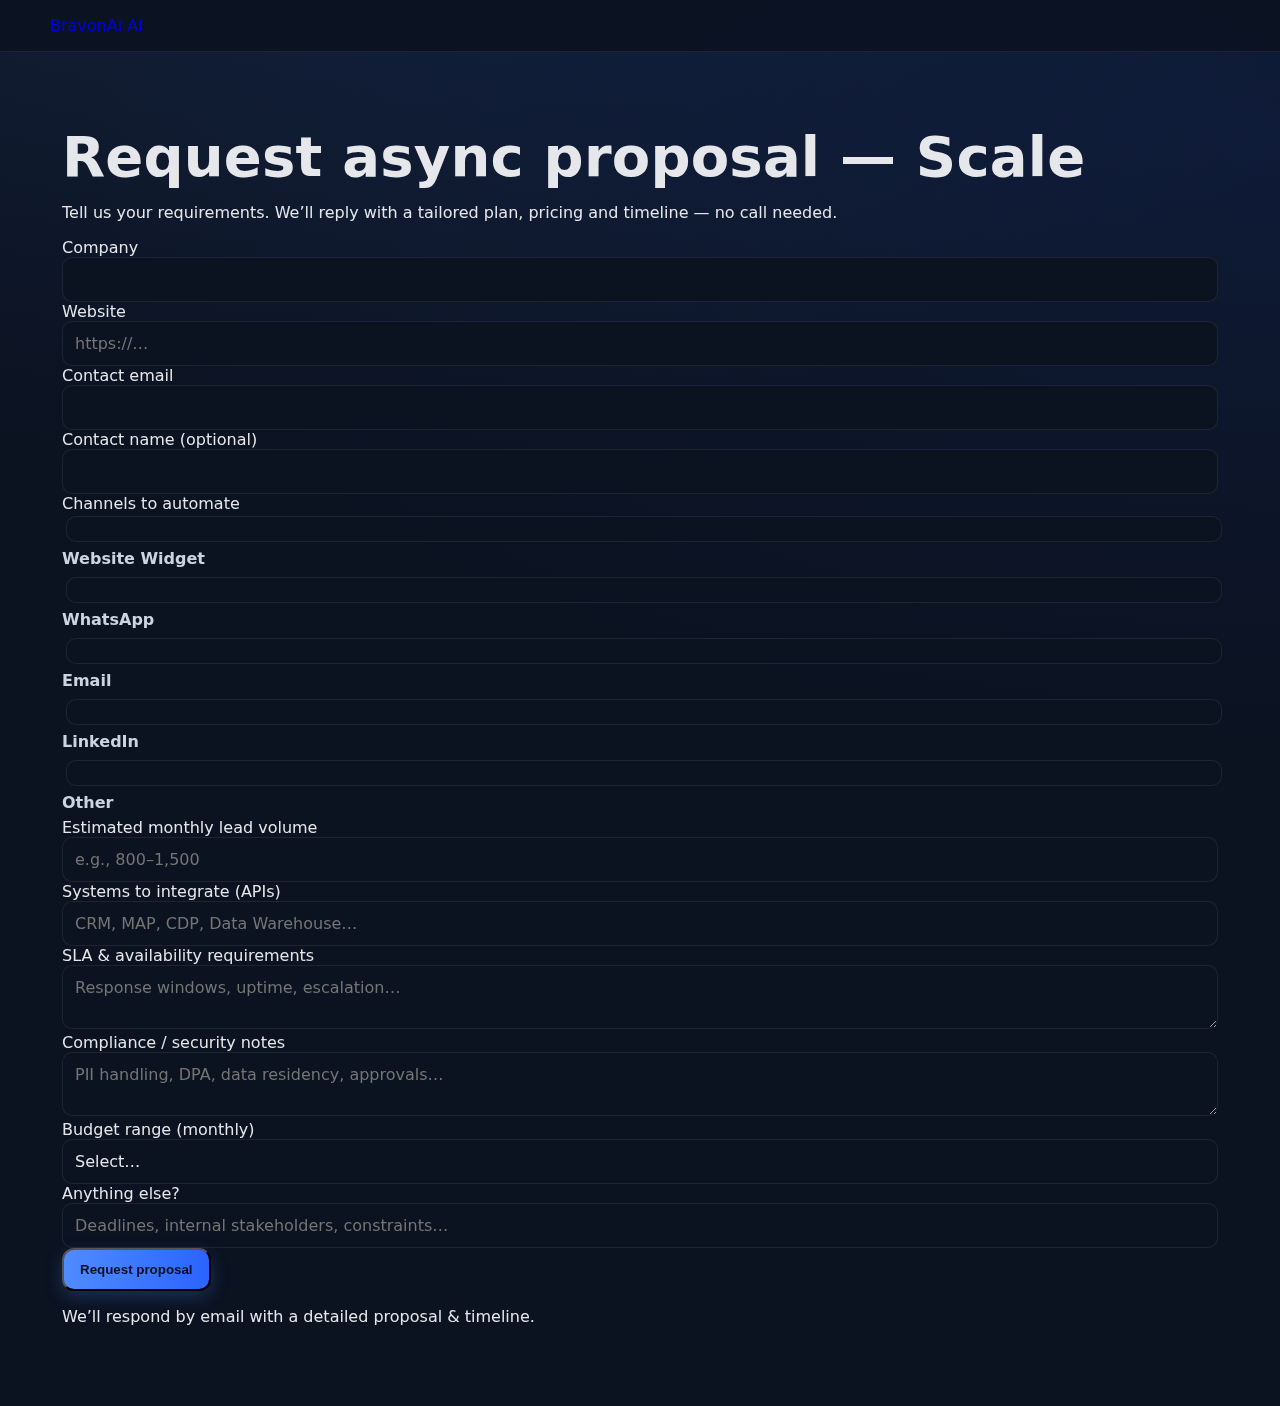
<file: scale.html>
<!doctype html>
<html lang="en">
<head>
  <meta charset="utf-8" />
  <meta name="viewport" content="width=device-width, initial-scale=1" />
  <title>BravonAi – Scale Proposal</title>
  <link rel="stylesheet" href="styles.css" />
</head>
<body class="bg">
  <!-- NAV -->
  <header class="nav">
    <div class="container nav-inner">
      <a class="brand" href="index.html">
        <span class="dot"></span><span class="brand-name">BravonAi <span class="ai">AI</span></span>
      </a>
    </div>
  </header>

  <section class="section">
    <div class="container form-wrap">
      <div class="form-head">
        <h1 class="h1">Request async proposal — Scale</h1>
        <p class="form-desc">Tell us your requirements. We’ll reply with a tailored plan, pricing and timeline — no call needed.</p>
      </div>

      <div class="form-card">
        <form name="scale-request" method="POST" data-netlify="true"
              netlify-honeypot="bot-field" action="/thanks.html" class="form">
          <input type="hidden" name="form-name" value="scale-request" />
          <p hidden><label>Don’t fill this out: <input name="bot-field" /></label></p>

          <!-- Company / Website -->
          <div class="field-grid">
            <div>
              <label class="label">Company</label>
              <input type="text" name="company" required />
            </div>
            <div>
              <label class="label">Website</label>
              <input type="url" name="website" placeholder="https://…" required />
            </div>
          </div>

          <!-- Email / Contact -->
          <div class="field-grid mt-12">
            <div>
              <label class="label">Contact email</label>
              <input type="email" name="email" required />
            </div>
            <div>
              <label class="label">Contact name (optional)</label>
              <input type="text" name="contact_name" />
            </div>
          </div>

          <!-- Channels -->
          <div class="field-grid one mt-12">
            <div>
              <label class="label">Channels to automate</label>
              <div class="channel-group">
                <label class="channel-option">
                  <input type="checkbox" name="channels" value="Website Widget" />
                  <span class="channel-name">Website Widget</span>
                </label>
                <label class="channel-option">
                  <input type="checkbox" name="channels" value="WhatsApp" />
                  <span class="channel-name">WhatsApp</span>
                </label>
                <label class="channel-option">
                  <input type="checkbox" name="channels" value="Email" />
                  <span class="channel-name">Email</span>
                </label>
                <label class="channel-option">
                  <input type="checkbox" name="channels" value="LinkedIn" />
                  <span class="channel-name">LinkedIn</span>
                </label>
                <label class="channel-option">
                  <input id="s-other" type="checkbox" name="channels" value="Other" />
                  <span class="channel-name">Other</span>
                </label>
              </div>

              <div id="s-otherWrap" class="mt-12" style="display:none">
                <input type="text" name="channels_other" placeholder="Add another platform…" />
                <p class="note">e.g., API inbox, custom telephony, region-specific messengers …</p>
              </div>
            </div>
          </div>

          <!-- Volume / Systems -->
          <div class="field-grid mt-12">
            <div>
              <label class="label">Estimated monthly lead volume</label>
              <input type="text" name="volume" placeholder="e.g., 800–1,500" />
            </div>
            <div>
              <label class="label">Systems to integrate (APIs)</label>
              <input type="text" name="systems" placeholder="CRM, MAP, CDP, Data Warehouse…" />
            </div>
          </div>

          <!-- SLA / Compliance -->
          <div class="field-grid mt-12">
            <div>
              <label class="label">SLA & availability requirements</label>
              <textarea name="sla" placeholder="Response windows, uptime, escalation…"></textarea>
            </div>
            <div>
              <label class="label">Compliance / security notes</label>
              <textarea name="compliance" placeholder="PII handling, DPA, data residency, approvals…"></textarea>
            </div>
          </div>

          <!-- Budget / Notes -->
          <div class="field-grid mt-12">
            <div>
              <label class="label">Budget range (monthly)</label>
              <select name="budget">
                <option value="">Select…</option>
                <option>€10,000–€15,000</option>
                <option>€15,000–€20,000</option>
                <option>€20,000–€25,000</option>
                <option>Custom</option>
              </select>
            </div>
            <div>
              <label class="label">Anything else?</label>
              <input type="text" name="notes" placeholder="Deadlines, internal stakeholders, constraints…" />
            </div>
          </div>

          <button class="btn btn-primary mt-18" type="submit">Request proposal</button>
          <p class="note">We’ll respond by email with a detailed proposal & timeline.</p>
        </form>
      </div>
    </div>
  </section>

  <script>
    const sOther = document.getElementById('s-other');
    const sOtherWrap = document.getElementById('s-otherWrap');
    if (sOther) sOther.addEventListener('change', ()=> {
      sOtherWrap.style.display = sOther.checked ? 'block' : 'none';
    });
  </script>
</body>
</html>
</file>
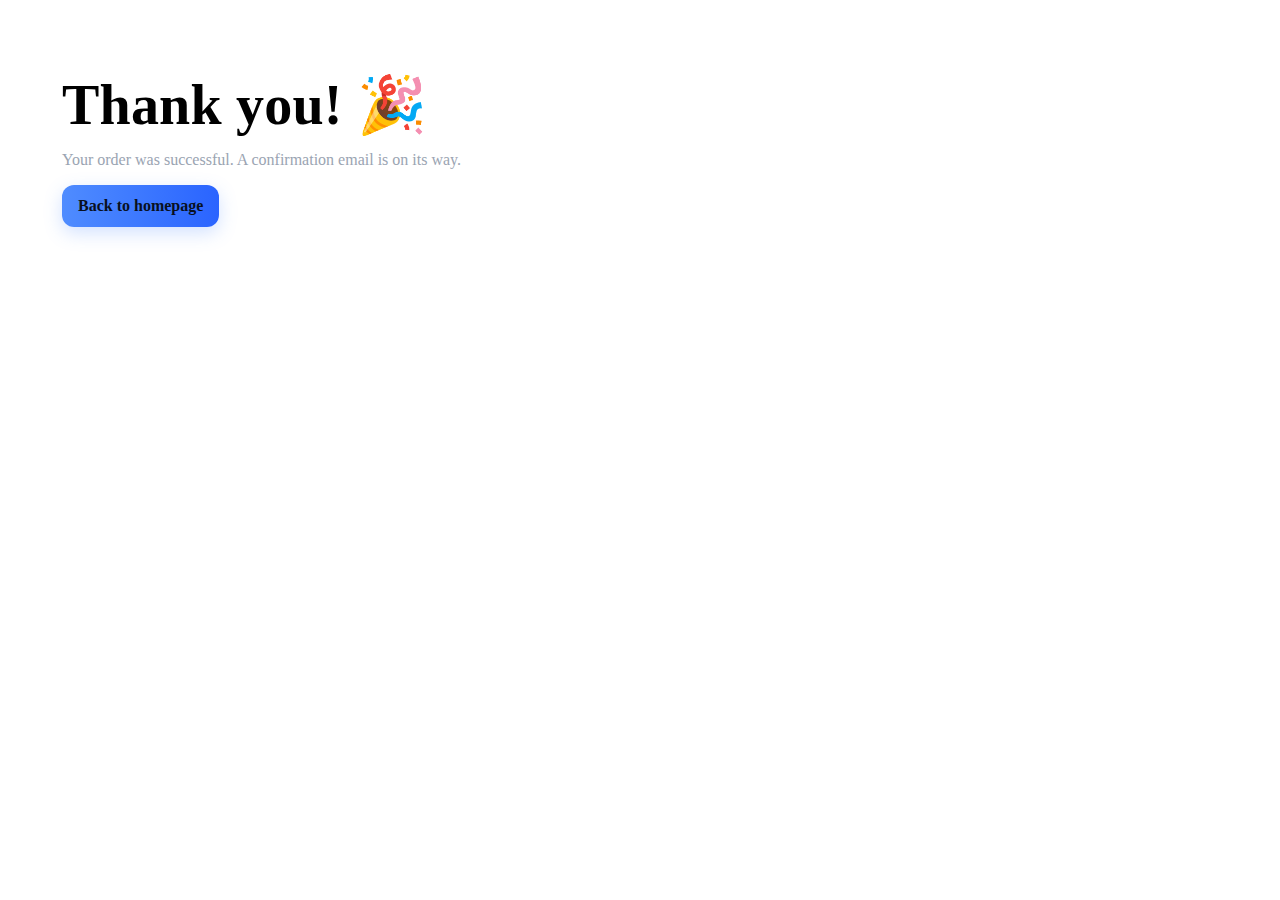
<file: success.html>
<!doctype html>
<html lang="en">
<head>
  <meta charset="utf-8">
  <meta name="viewport" content="width=device-width,initial-scale=1">
  <title>Thank you — Bravon</title>
  <link rel="stylesheet" href="styles.css">
</head>
<body>
<section class="section">
  <div class="container">
    <h1 class="h1">Thank you! 🎉</h1>
    <p class="sub">Your order was successful. A confirmation email is on its way.</p>
    <a class="btn btn-primary" href="/">Back to homepage</a>
  </div>
</section>
</body>
</html>
</file>
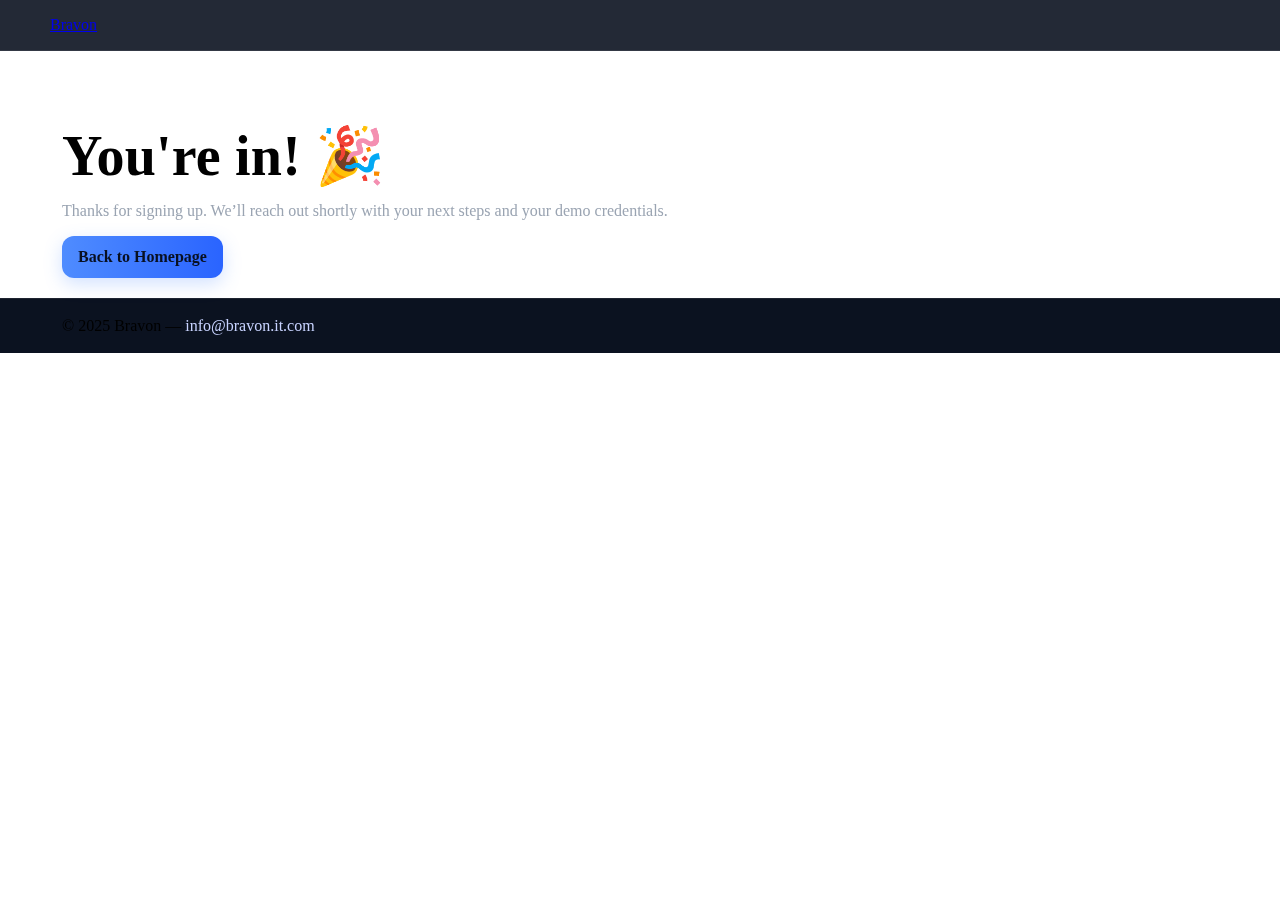
<file: thanks.html>
<!doctype html>
<html lang="en">
<head>
  <meta charset="utf-8"/>
  <meta name="viewport" content="width=device-width, initial-scale=1"/>
  <title>Thanks — Bravon</title>
  <meta name="description" content="Thanks for signing up! Your Bravon AI Agent setup has started. Expect an email shortly."/>
  <link rel="stylesheet" href="styles.css"/>
</head>
<body>
  <!-- NAV -->
  <header class="nav">
    <div class="container nav-inner">
      <div class="brand"><span class="dot"></span><a class="logo" href="index.html">Bravon</a></div>
    </div>
  </header>

  <!-- THANK YOU -->
  <section class="hero">
    <div class="container center">
      <h1 class="h1">You're in! 🎉</h1>
      <p class="sub">Thanks for signing up. We’ll reach out shortly with your next steps and your demo credentials.</p>
      <a href="index.html" class="btn btn-primary">Back to Homepage</a>
    </div>
  </section>

  <!-- FOOTER -->
  <footer class="footer">
    <div class="container footer-inner">
      <div class="left">© 2025 Bravon — <a href="mailto:info@bravon.it.com">info@bravon.it.com</a></div>
    </div>
  </footer>
</body>
</html>
</file>
<file: styles.css>
:root{
  --bg:#0b1220; --bg-2:#0d1627;
  --card:#0f172a; --card-2:#101a2d;
  --border:rgba(255,255,255,.08);
  --text:#e5e7eb; --muted:#9aa4b2;
  --brand:#4f8cff; --brand-2:#2a64ff;
  --ring: rgba(79,140,255,.25);
}
*{box-sizing:border-box}
html,body{margin:0;padding:0}
body.bg{
  background:radial-gradient(1200px 600px at 20% -10%, rgba(79,140,255,.12), transparent),
             radial-gradient(1200px 600px at 100% 10%, rgba(42,100,255,.10), transparent),
             var(--bg);
  color:var(--text);
  font-family:ui-sans-serif,system-ui,-apple-system,"Segoe UI",Roboto,Helvetica,Arial;
  -webkit-font-smoothing:antialiased;
}

/* Layout */
.container{max-width:1200px;margin:0 auto;padding:0 22px}
.h1{font-size:56px;line-height:1.05;margin:12px 0 14px;letter-spacing:.2px}
.h2{font-size:28px;margin:0 0 18px}
.sub{color:var(--muted);max-width:760px}
.eyebrow{letter-spacing:.12em;color:#9ca3af;text-transform:uppercase;font-weight:700}

/* NAV */
.nav{position:sticky;top:0;z-index:20;border-bottom:1px solid var(--border);background:rgba(11,18,32,.9);backdrop-filter:saturate(120%) blur(8px)}
.nav-inner{display:flex;align-items:center;gap:24px;justify-content:space-between;padding:16px 0}
.brand{display:flex;align-items:center;gap:10px;text-decoration:none}
.brand-logo{height:34px;display:block}
.links{display:flex;gap:22px;align-items:center;margin-left:auto}
.links a{color:#c7d2fe;text-decoration:none}
.links a:hover{color:#fff}
.nav-cta{display:flex;gap:10px}

/* Buttons */
.btn{display:inline-block;padding:12px 16px;border-radius:12px;text-decoration:none;font-weight:800}
.btn-primary{background:linear-gradient(90deg,var(--brand),var(--brand-2));color:#081021;box-shadow:0 6px 18px rgba(79,140,255,.25)}
.btn-primary:hover{filter:brightness(1.04)}
.btn-ghost{border:1px solid #334155;color:#e5e7eb;background:rgba(17,24,39,.6)}
.btn-ghost:hover{border-color:#3b4a66;background:#1a2335}
.w-full{display:block;width:100%;text-align:center}

/* Sections */
.section{padding:64px 0}
.section.muted{background:rgba(255,255,255,.02)}

/* Hero */
.hero{padding:64px 0 20px}
.hero-grid{display:grid;grid-template-columns:1.2fr .8fr;gap:28px;align-items:center}
.hero-actions{display:flex;gap:12px;margin-top:16px;flex-wrap:wrap}
.trust{color:#9aa4b2;margin-top:18px;font-size:13px}

/* Hero Demo Card */
.hero-card{background:linear-gradient(180deg,#0f172a,#0c1526);border:1px solid var(--border);border-radius:18px;box-shadow:0 10px 30px rgba(0,0,0,.35);overflow:hidden}
.hc-head{padding:12px 14px;border-bottom:1px solid var(--border);display:flex;align-items:center;gap:8px;background:#0e1628}
.hc-head .dot{width:8px;height:8px;border-radius:999px;background:linear-gradient(90deg,var(--brand),var(--brand-2))}
.hc-body{padding:14px}
.hc-row{display:flex;gap:10px;align-items:flex-start;border:1px solid var(--border);background:#0f192b;border-radius:12px;padding:12px;margin-bottom:10px}
.tag{font-size:12px;font-weight:800;color:#9fb7ff;background:rgba(79,140,255,.14);border:1px solid rgba(79,140,255,.35);padding:4px 8px;border-radius:999px}

/* Features */
.feature-grid{display:grid;grid-template-columns:repeat(4,1fr);gap:18px}
.feature-card{background:linear-gradient(180deg,var(--card),var(--card-2));border:1px solid var(--border);border-radius:18px;padding:18px;box-shadow:0 8px 24px rgba(0,0,0,.28);transition:transform .12s ease, box-shadow .12s ease, border-color .12s ease}
.feature-card:hover{transform:translateY(-3px);border-color:rgba(79,140,255,.35);box-shadow:0 14px 36px rgba(0,0,0,.38)}
.fc-icon{font-size:20px;margin-bottom:8px}
.fc-title{margin:0 0 6px;font-size:18px}
.fc-text{color:var(--muted);margin:0}

/* Solutions */
.solutions-grid{display:grid;grid-template-columns:repeat(3,1fr);gap:18px}
.sol-card{background:linear-gradient(180deg,var(--card),var(--card-2));border:1px solid var(--border);border-radius:18px;padding:18px}
.sol-title{margin:0 0 10px}
.sol-list{margin:0;padding-left:18px;color:var(--muted);line-height:1.6}

/* Timeline */
.steps{display:grid;grid-template-columns:repeat(3,1fr);gap:18px}
.step{background:linear-gradient(180deg,var(--card),var(--card-2));border:1px solid var(--border);border-radius:18px;padding:18px}
.step-num{width:28px;height:28px;border-radius:8px;background:#111827;border:1px solid #334155;display:flex;align-items:center;justify-content:center;margin-bottom:8px;color:#9aa4b2;font-weight:700}

/* Plans */
.plans-cards{display:grid;grid-template-columns:repeat(3,1fr);gap:20px;margin-top:14px}
.plan{background:linear-gradient(180deg,var(--card),var(--card-2));border:1px solid var(--border);border-radius:20px;padding:22px;display:flex;flex-direction:column;box-shadow:0 10px 30px rgba(0,0,0,.35);transition:transform .12s ease, box-shadow .12s ease, border-color .12s ease}
.plan:hover{transform:translateY(-3px);border-color:rgba(79,140,255,.35);box-shadow:0 18px 40px rgba(0,0,0,.45)}
.plan-head{display:flex;align-items:center;gap:10px}
.plan-emoji{font-size:20px}
.plan-title{font-size:20px;font-weight:800;margin:0}
.plan-price{font-size:28px;font-weight:800;margin:10px 0 12px}
.plan-price span{opacity:.75;font-size:14px;font-weight:600;margin-left:4px}
.plan-list{margin:0 0 16px;padding-left:18px;line-height:1.6;color:var(--text);opacity:.95}
.plan-popular{position:relative;border-color:rgba(79,140,255,.45);box-shadow:0 16px 46px rgba(79,140,255,.18), 0 10px 30px rgba(0,0,0,.35);transform:translateY(-4px)}
.plan-badge{position:absolute;top:-10px;right:16px;background:linear-gradient(90deg,var(--brand),var(--brand-2));color:#061018;font-size:12px;font-weight:800;padding:6px 10px;border-radius:999px;letter-spacing:.3px}

/* Compare */
.compare{--cmp-cols: 1.5fr 1fr 1fr 1fr;margin-top:22px;border:1px solid var(--border);border-radius:18px;overflow:hidden;background:linear-gradient(180deg,#0f1627,#0d1423);box-shadow:0 10px 28px rgba(0,0,0,.32)}
.cmp-head,.cmp-row{display:grid;grid-template-columns:var(--cmp-cols);box-sizing:border-box}
.cmp-head{background:#0e1628;border-bottom:1px solid var(--border);text-transform:uppercase;letter-spacing:.06em;font-weight:800;font-size:12px;color:#a8b3c7}
.cmp-head .cell{padding:14px;border-top:none}
.cmp-head .col{color:#dbe5ff}
.cmp-row .cell{padding:14px;border-top:1px solid rgba(255,255,255,.04)}
.cmp-row:nth-child(even){background:rgba(255,255,255,.02)}
.cmp-row .feature,.cmp-head .feature{text-align:left;color:#c7d2de;font-weight:600}
.cmp-row .cell:not(.feature),.cmp-head .cell:not(.feature){text-align:center;color:#e7ecf7;font-weight:600}
/* sicherstellen, dass .plan:hover nicht greift */
.compare .plan,.compare .plan:hover{background:transparent!important;box-shadow:none!important;transform:none!important;border:0!important}

/* Footer */
.footer{border-top:1px solid var(--border);padding:18px 0;background-color:#0b1220}
.footer-inner{display:flex;align-items:center;justify-content:space-between;gap:12px}
.footer-links{display:flex;gap:18px}
.footer a{color:#c7d2fe;text-decoration:none}
.footer a:hover{color:#fff}

/* Forms */
.form input,.form select,.form textarea{color-scheme:dark;appearance:none;width:100%;border:1px solid var(--border);background:#0b1220;color:var(--text);border-radius:10px;padding:12px;outline:none;font:inherit;transition:border-color .15s, box-shadow .15s, background .15s}
.form input:focus,.form select:focus,.form textarea:focus{border-color:var(--brand);box-shadow:0 0 0 4px var(--ring);background:#0d1627}

/* Responsive */
@media (max-width:1024px){
  .hero-grid{grid-template-columns:1fr}
  .feature-grid{grid-template-columns:repeat(2,1fr)}
  .solutions-grid{grid-template-columns:repeat(2,1fr)}
  .plans-cards{grid-template-columns:repeat(2,1fr)}
  .cmp-head,.cmp-row{grid-template-columns:1.2fr 1fr 1fr 1fr}
}
@media (max-width:640px){
  .section{padding:40px 0}
  .links{display:none}
  .nav-inner{padding:12px 0}
  .h1{font-size:34px;line-height:1.15;margin:10px 0 12px}
  .sub{font-size:15px}
  .hero-actions{flex-direction:column}
  .feature-grid,.solutions-grid,.steps{grid-template-columns:1fr}
  .plans-cards{grid-template-columns:1fr}
  .cmp-head{display:none}
  .cmp-row{grid-template-columns:1fr}
  .cmp-row .feature{background:#0e1628;border-top:none;margin-top:8px;border-radius:12px 12px 0 0;font-weight:700}
  .cmp-row .cell:not(.feature){display:flex;justify-content:space-between;gap:12px;background:#0f192b}
}
/* ==== Intake page polish ==== */
.card{background:linear-gradient(180deg,var(--card),var(--card-2));border:1px solid var(--border);border-radius:18px;padding:22px;box-shadow:0 10px 28px rgba(0,0,0,.32);margin-top:14px}
.grid-2{display:grid;grid-template-columns:1fr 1fr;gap:14px}
.fieldset{border:1px solid var(--border);border-radius:14px;padding:14px;margin:10px 0 6px}
.fieldset legend{font-weight:800;color:#cbd5e1;padding:0 6px}
label span{display:block;font-weight:600;margin-bottom:6px;color:#cbd5e1}
.check{display:flex;align-items:center;gap:10px;font-weight:600}
.check input{position:absolute;opacity:0}
.check i{width:18px;height:18px;border:1px solid #3b4a66;border-radius:6px;display:inline-block;background:#0b1220}
.check input:checked + i{background:linear-gradient(90deg,var(--brand),var(--brand-2));border-color:transparent}
.actions{display:flex;gap:10px;margin-top:12px}

/* Tabs oben */
.plan-tab{border:1px solid #334155;background:#0f1627;color:#dbe5ff;padding:10px 12px;border-radius:12px;font-weight:800;cursor:pointer}
.plan-tab.active{background:linear-gradient(90deg,var(--brand),var(--brand-2));color:#061018;border-color:transparent;box-shadow:0 6px 18px rgba(79,140,255,.25)}

@media (max-width:800px){
  .grid-2{grid-template-columns:1fr}
}
</file>
